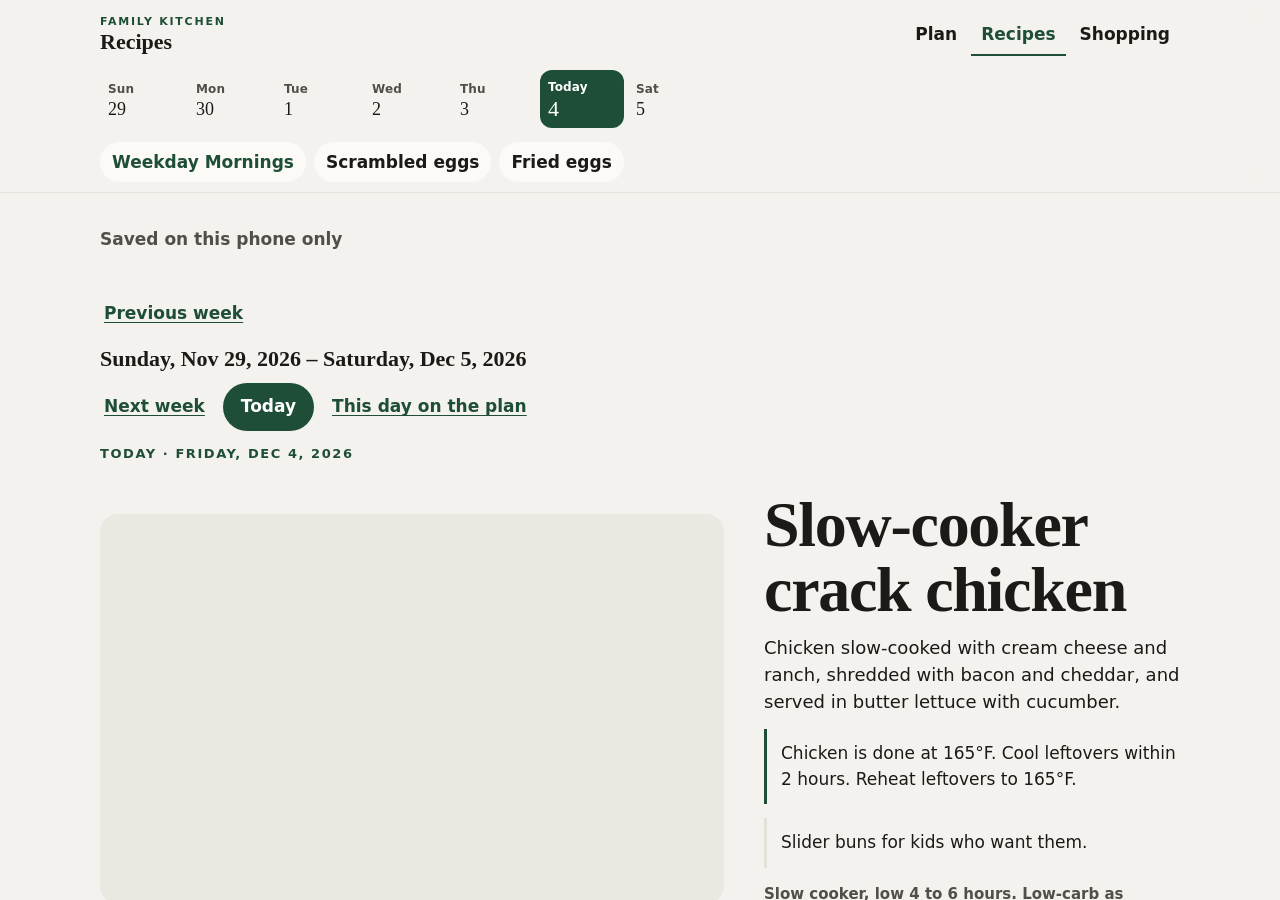
<file: index.html>
<!doctype html>
<html lang="en">
<head>
<meta charset="utf-8">
<meta name="viewport" content="width=device-width, initial-scale=1">
<meta name="color-scheme" content="light">
<meta name="theme-color" content="#f4f2ee">
<meta name="description" content="Daily recipes, this week's dinner plan, and the shopping list for the family kitchen.">
<title>the family kitchen recipes</title>
<meta http-equiv="refresh" content="0; url=recipes/">
<link rel="canonical" href="recipes/">
<link rel="apple-touch-icon" sizes="180x180" href="/kitchen/icons/apple-touch-icon.png">
<link rel="manifest" href="/kitchen/manifest.webmanifest">
<link rel="icon" href="/kitchen/icons/icon.svg" type="image/svg+xml">
<link rel="icon" href="/kitchen/icons/favicon-32.png" type="image/png" sizes="32x32">
<meta name="apple-mobile-web-app-title" content="Kitchen">
<meta name="apple-mobile-web-app-capable" content="yes">
<meta name="mobile-web-app-capable" content="yes">
</head>
<body>
<p><a href="recipes/">Open the family kitchen recipes</a></p>
</body>
</html>
</file>
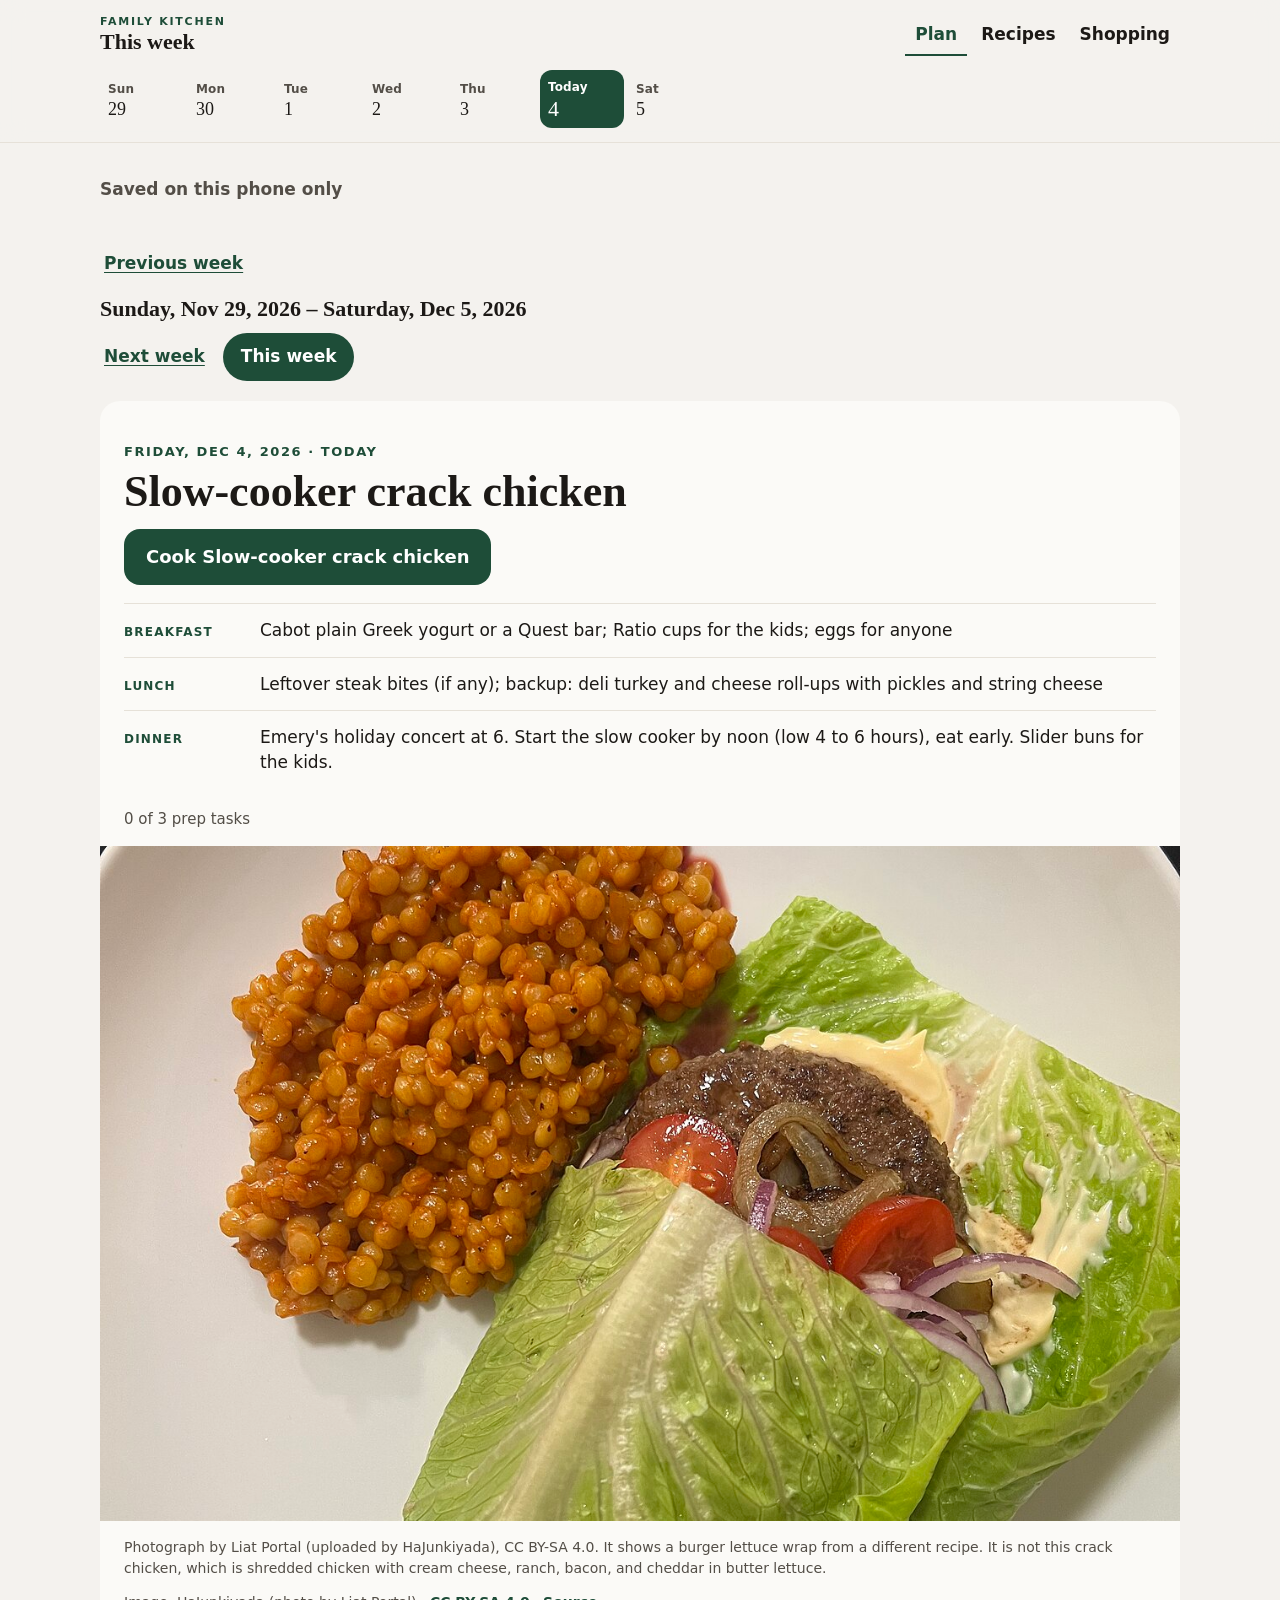
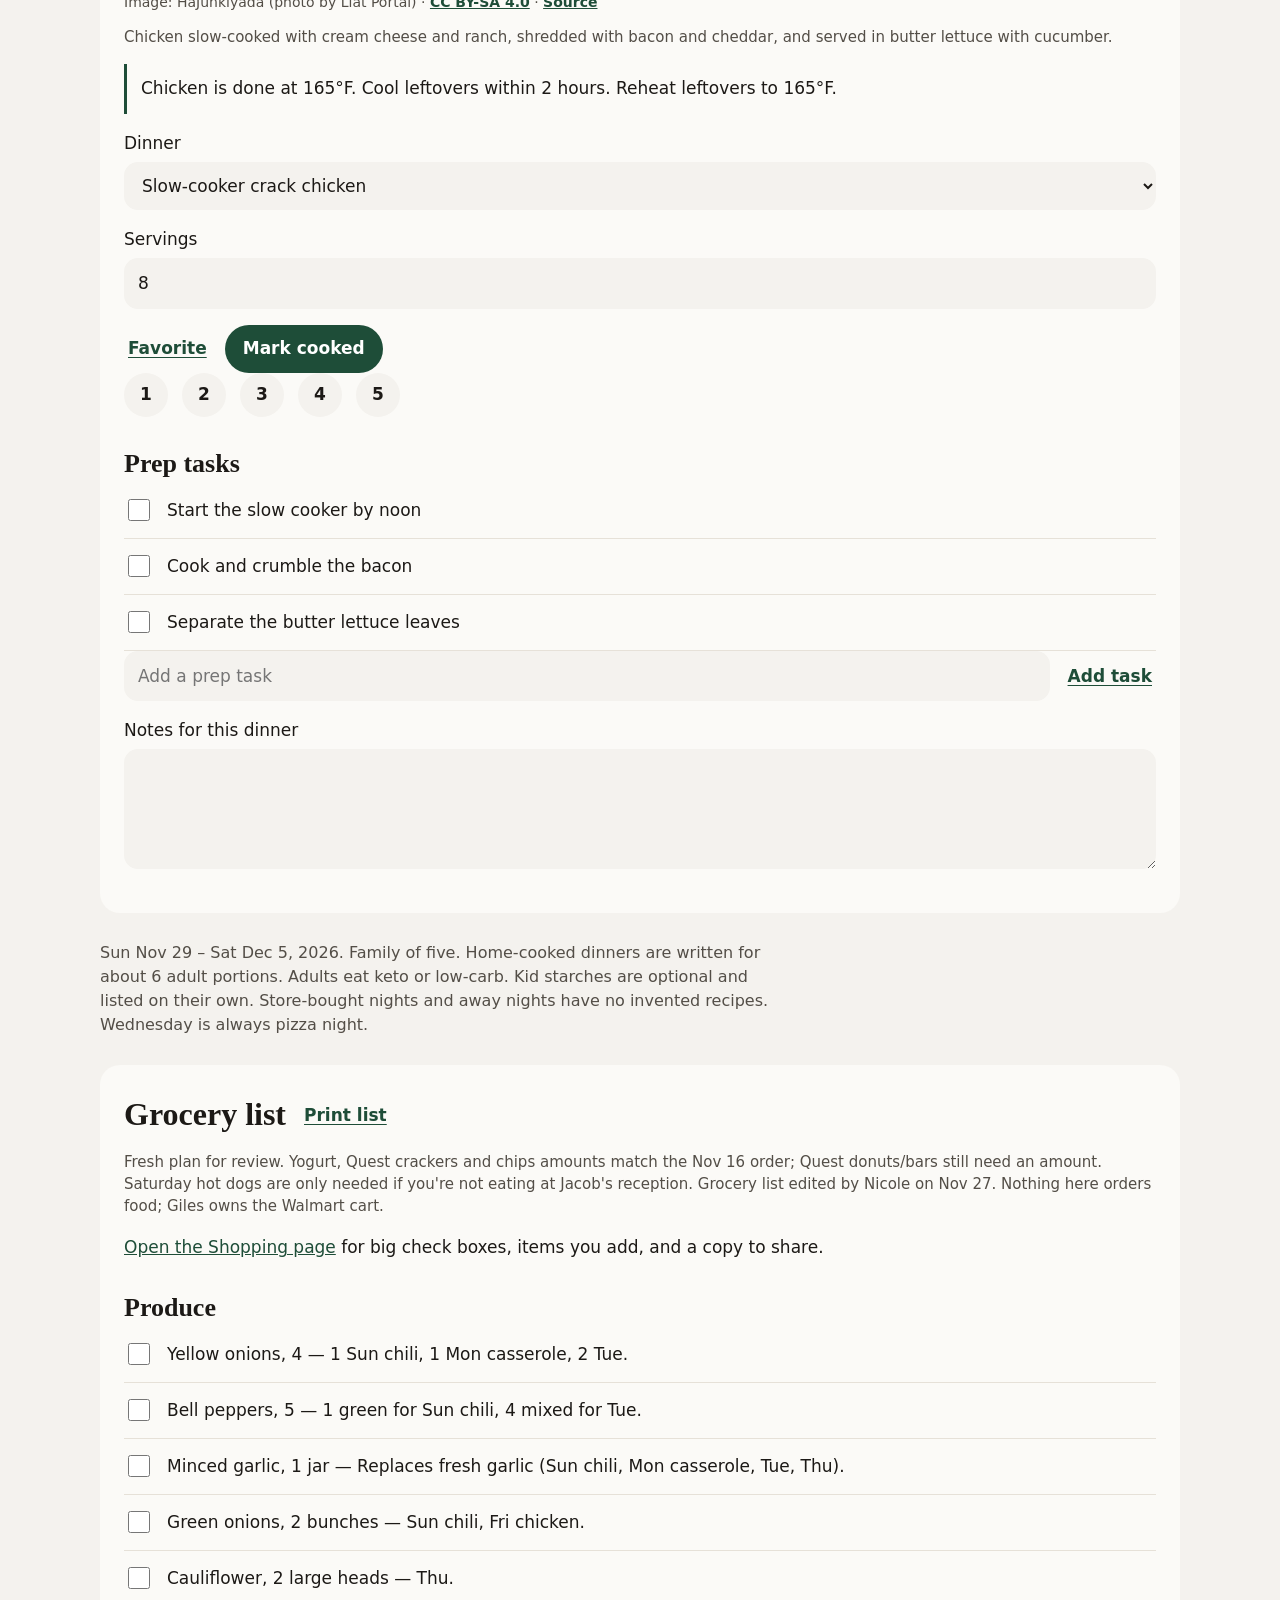
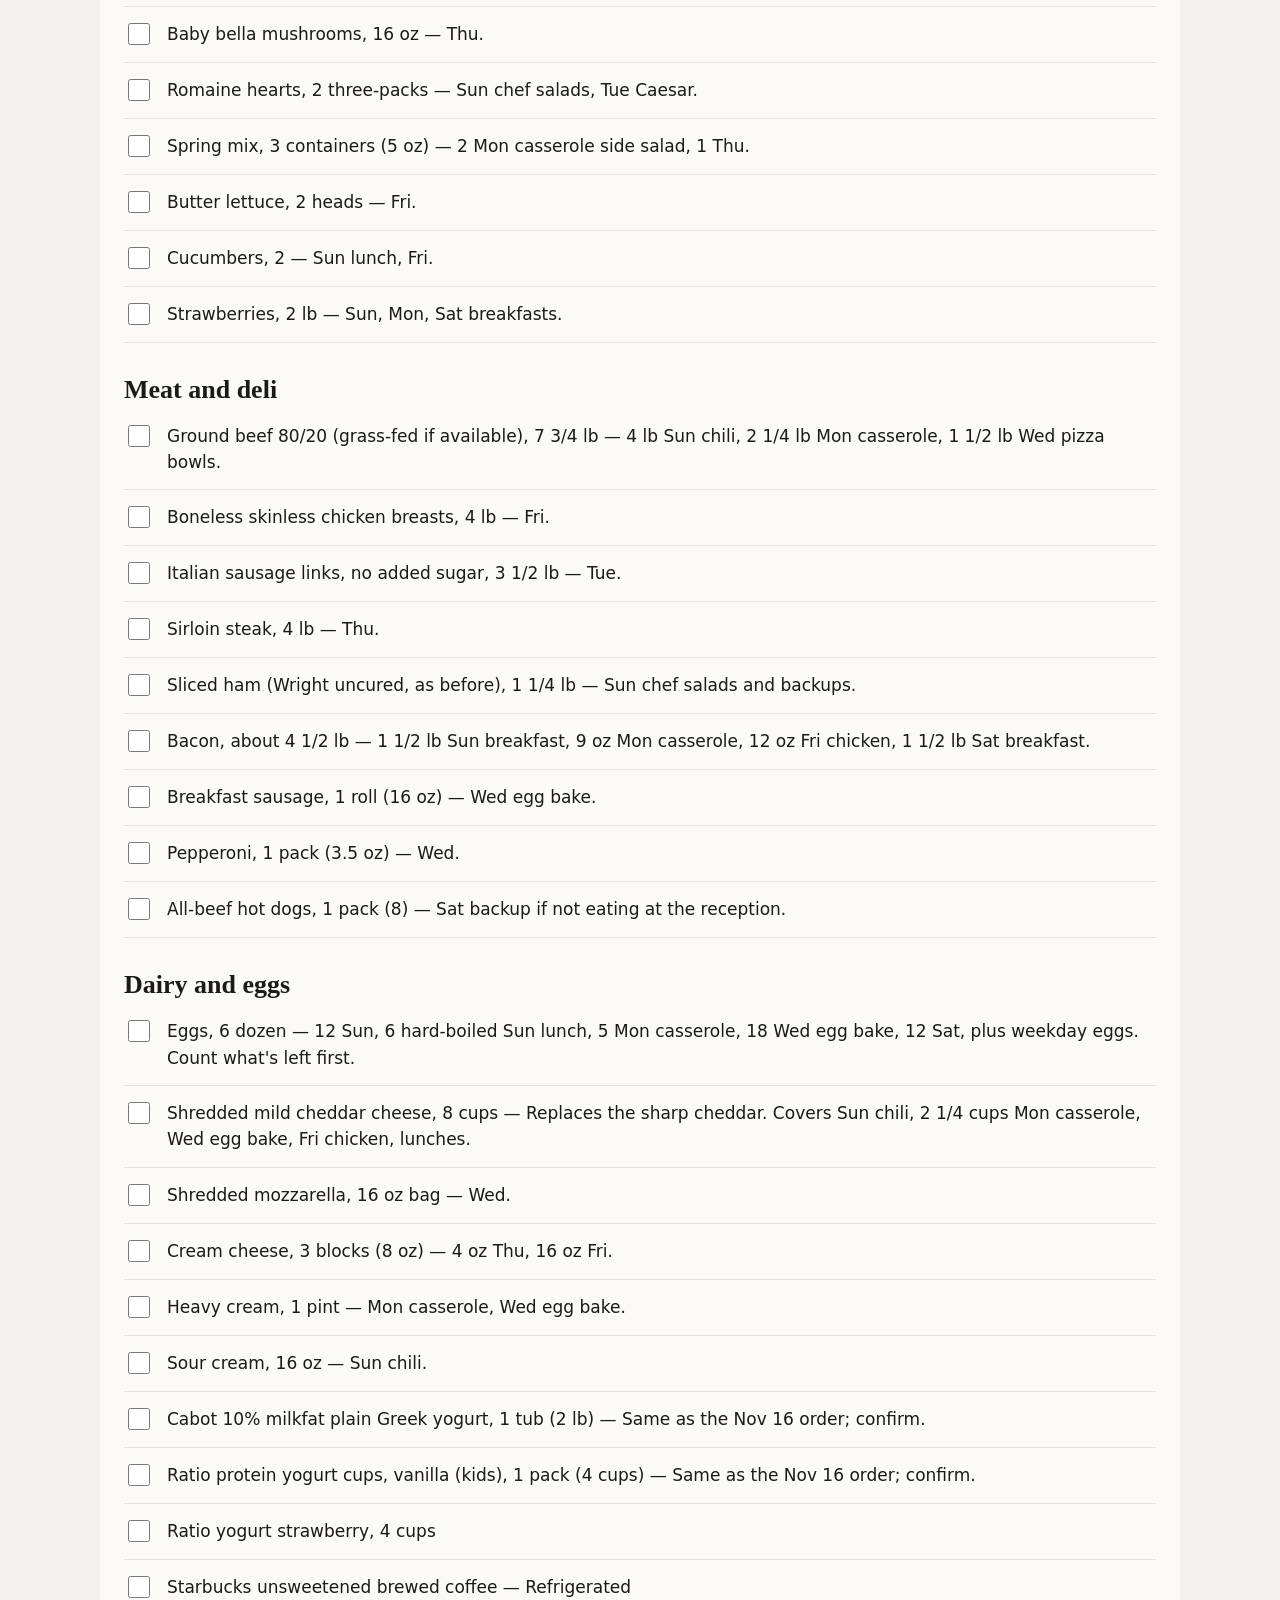
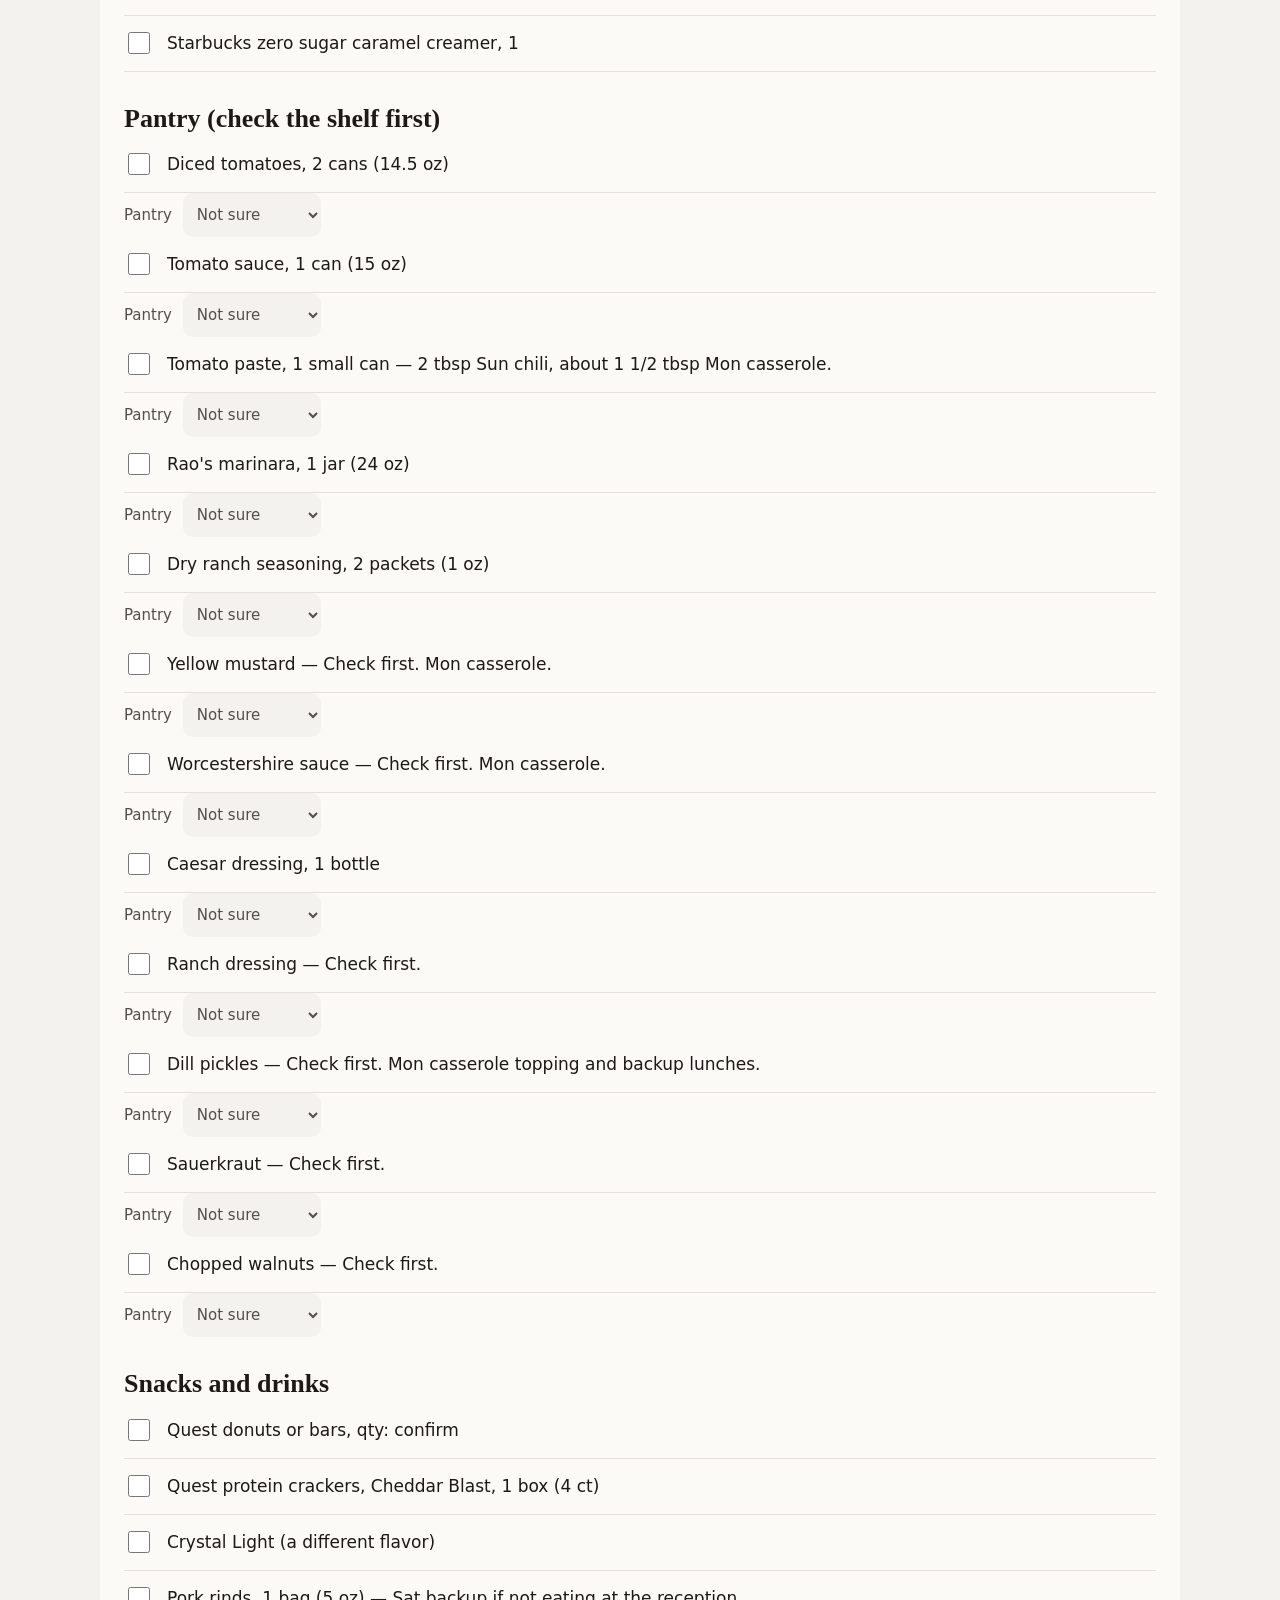
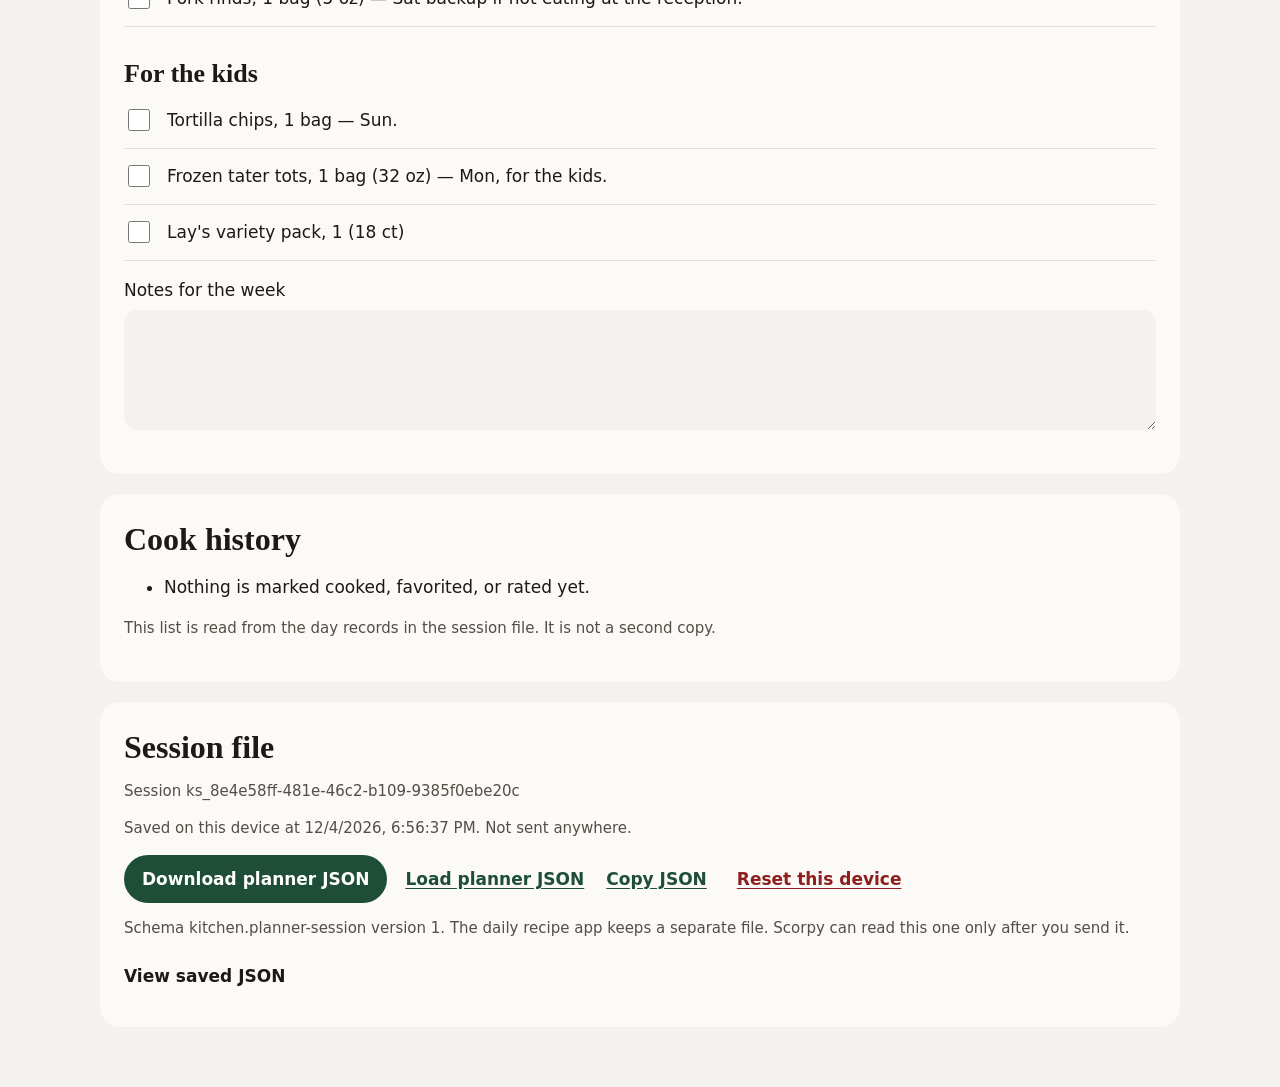
<file: planner/index.html>
<!doctype html>
<html lang="en">
<head>
<meta charset="utf-8">
<meta name="viewport" content="width=device-width, initial-scale=1, viewport-fit=cover">
<meta name="color-scheme" content="light">
<meta name="theme-color" content="#f4f2ee">
<meta name="description" content="This week's meals, a checkable grocery list by store section, and the recipe for each dinner.">
<title>This week · Family kitchen</title>
<link rel="stylesheet" href="../kitchen/hearth.css">
<link rel="icon" href="icon.svg" type="image/svg+xml">
<script src="../kitchen/state.js" defer fetchpriority="high"></script>
<script src="app.js" defer fetchpriority="high"></script>
<link rel="apple-touch-icon" sizes="180x180" href="/kitchen/icons/apple-touch-icon.png">
<link rel="manifest" href="/kitchen/manifest.webmanifest">
<meta name="apple-mobile-web-app-title" content="Kitchen">
<meta name="apple-mobile-web-app-capable" content="yes">
<meta name="mobile-web-app-capable" content="yes">
</head>
<body class="page-planner">
<a class="skip" href="#app">Skip to the week</a>
<header class="top">
  <div class="wrap top-row">
    <a class="brand" href="./"><small>Family kitchen</small><strong>This week</strong></a>
    <nav class="nav" aria-label="Kitchen">
      <ul>
        <li><a href="./" aria-current="page">Plan</a></li>
        <li><a href="../recipes/">Recipes</a></li>
        <li><a href="../shopping/">Shopping</a></li>
      </ul>
    </nav>
  </div>
  <div class="wrap" id="day-tabs"></div>
</header>
<main class="wrap" id="app" tabindex="-1">
  <p>Loading the week…</p>
</main>
<dialog id="gate" aria-labelledby="gateTitle">
  <form method="dialog">
    <h1 id="gateTitle"></h1>
    <p id="gateBody"></p>
    <div class="row">
      <button class="btn-quiet" value="cancel" type="submit" id="gateCancel">Cancel</button>
      <button class="btn-danger" value="ok" type="submit" id="gateOk">Continue</button>
    </div>
  </form>
</dialog>
<p class="sr" id="live" aria-live="polite"></p>
<input id="file" type="file" accept="application/json,.json" hidden aria-label="Load planner session JSON">
</body>
</html>
</file>
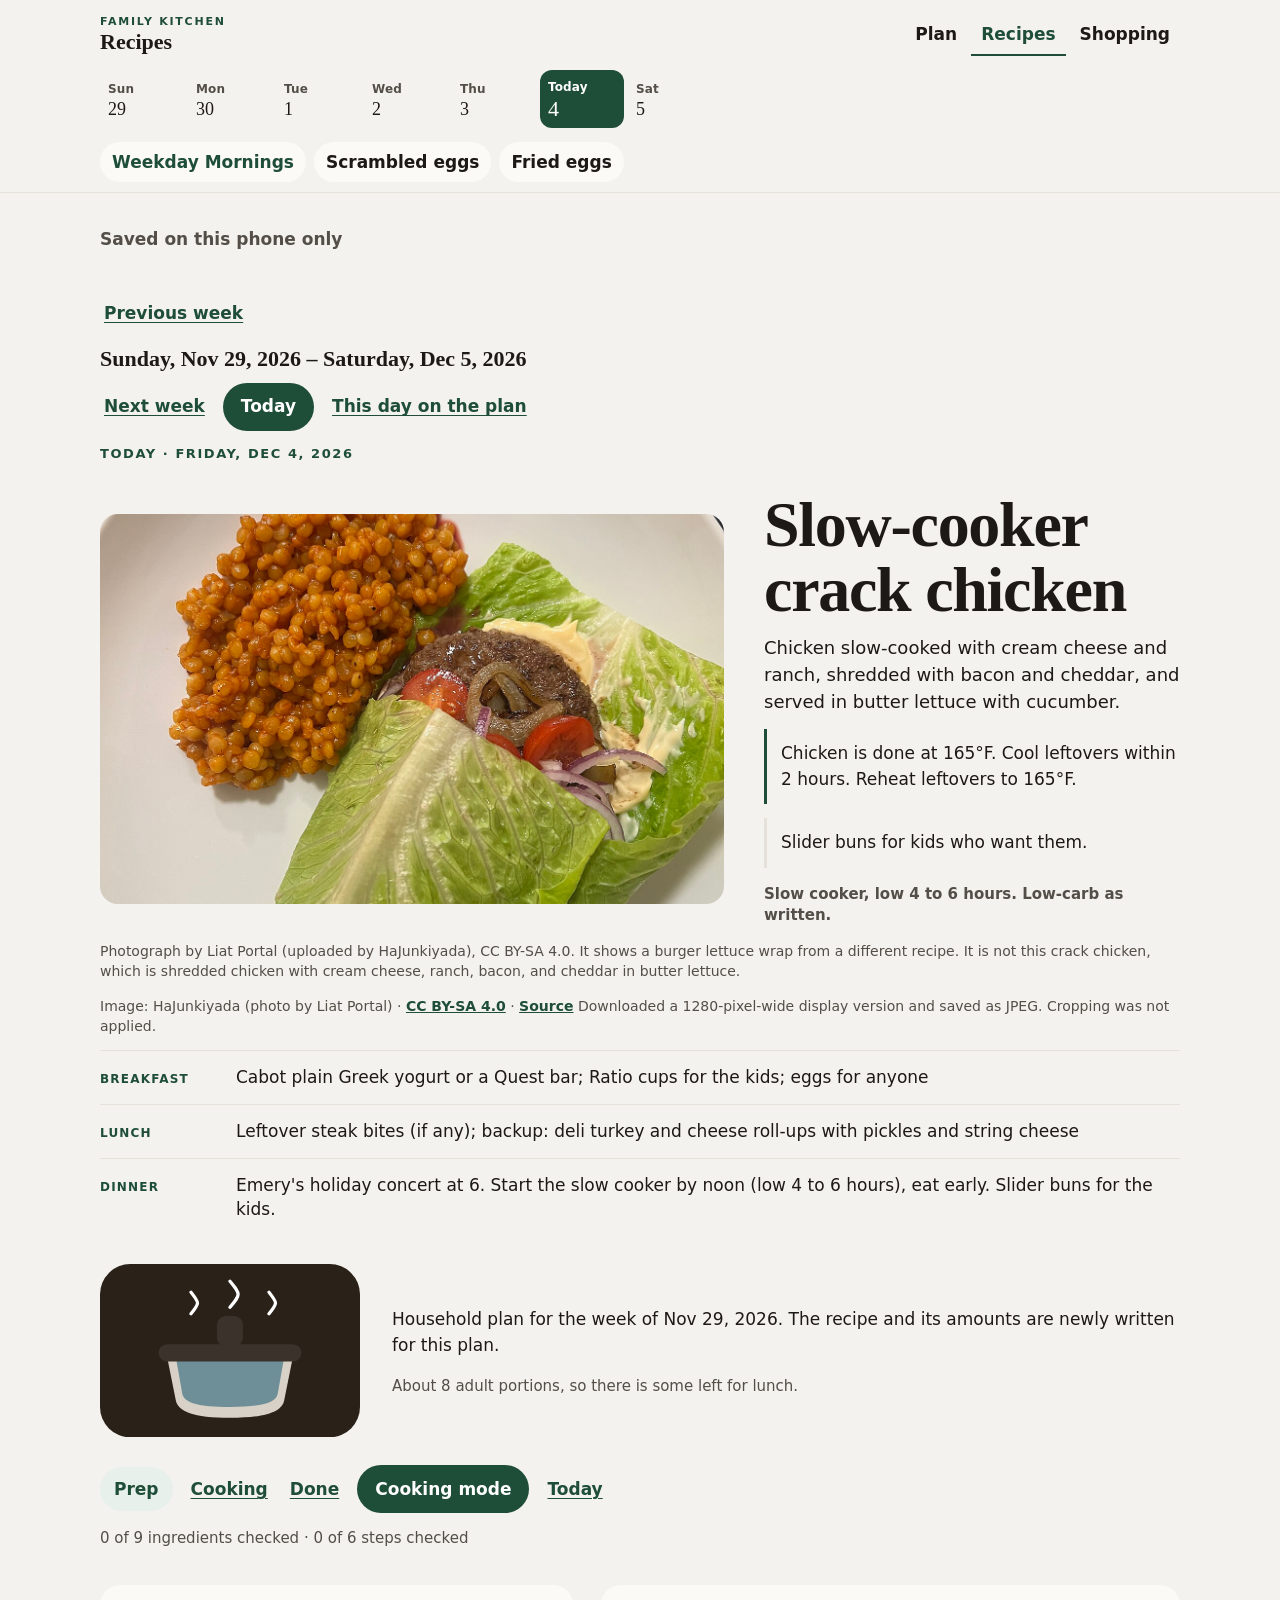
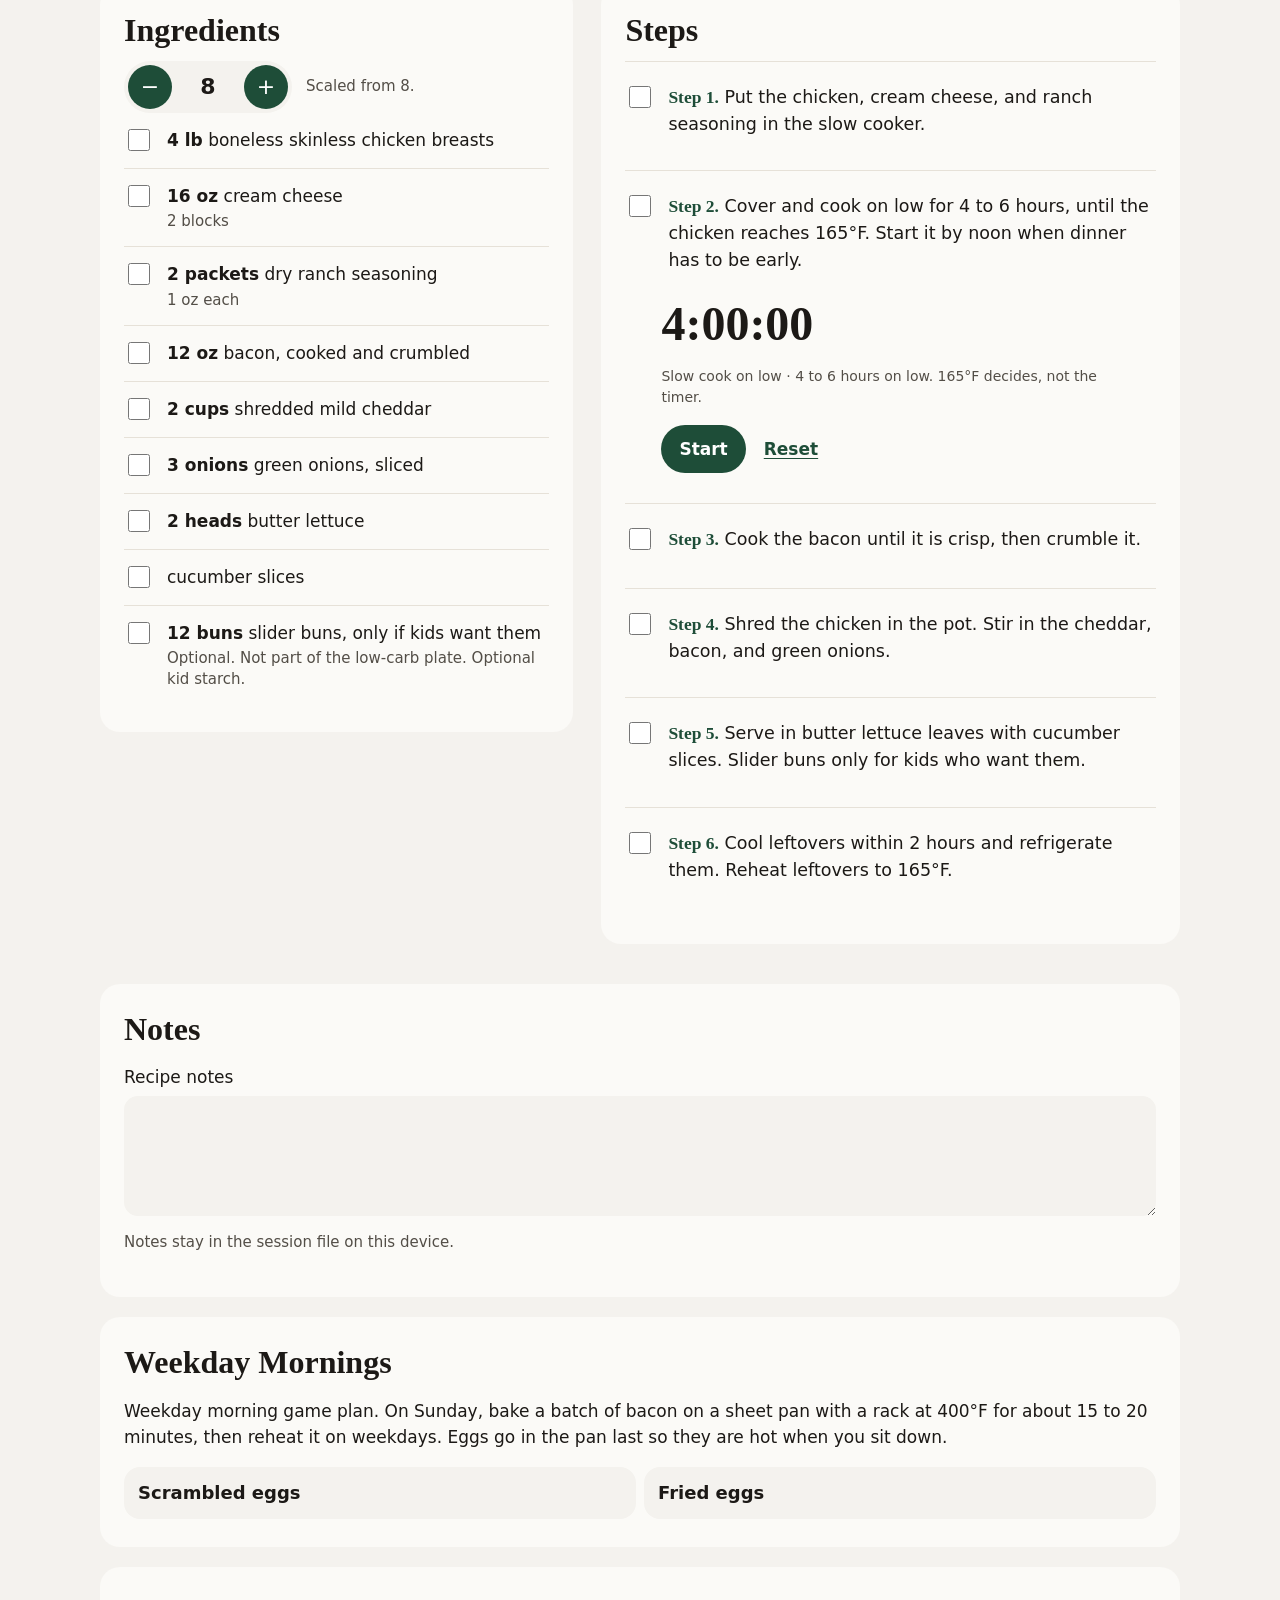
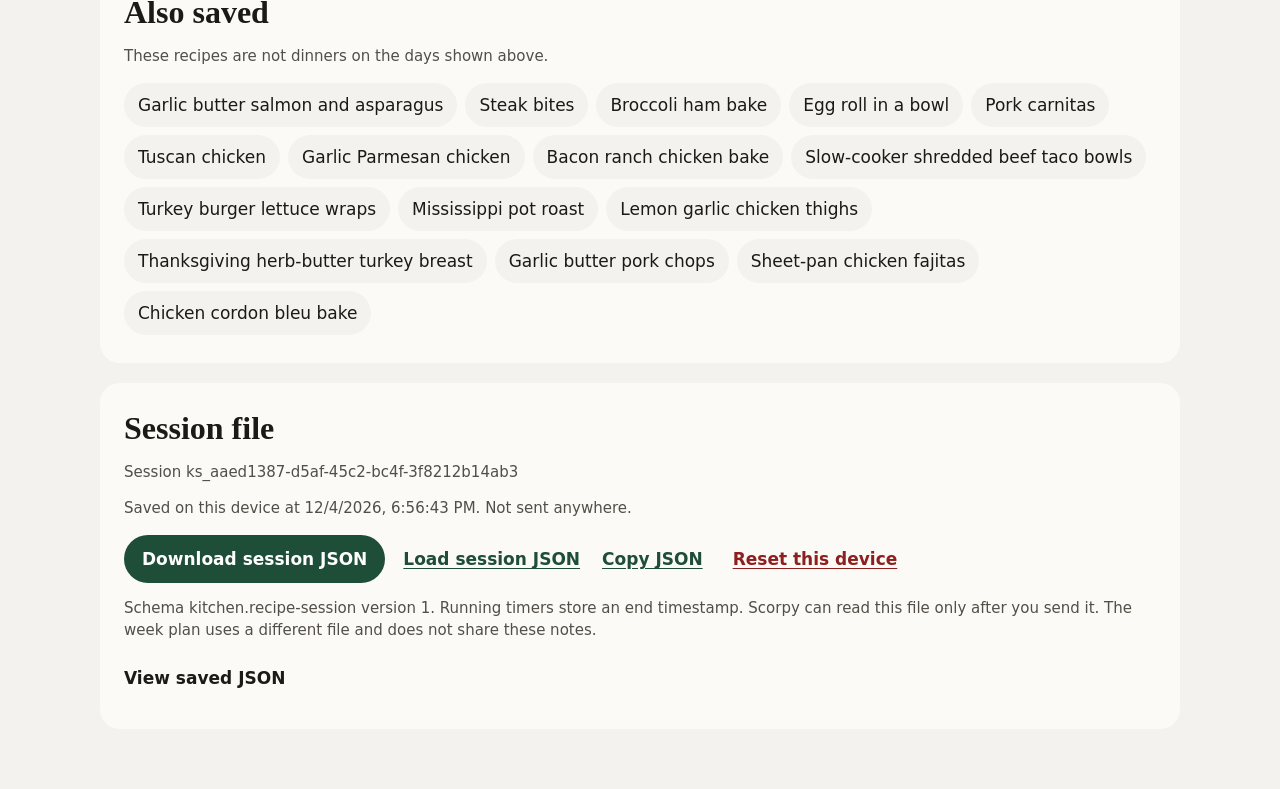
<file: recipes/index.html>
<!doctype html>
<html lang="en">
<head>
<meta charset="utf-8">
<meta name="viewport" content="width=device-width, initial-scale=1, viewport-fit=cover">
<meta name="color-scheme" content="light">
<meta name="theme-color" content="#f4f2ee">
<meta name="description" content="This week's dinners and weekday morning eggs, with ingredient checks, cooking timers, and notes saved on this phone.">
<title>Recipes · Family kitchen</title>
<link rel="stylesheet" href="../kitchen/hearth.css">
<link rel="icon" href="icon.svg" type="image/svg+xml">
<script src="../kitchen/state.js" defer fetchpriority="high"></script>
<script src="../kitchen/illustrations.js" defer></script>
<script src="app.js" defer fetchpriority="high"></script>
<link rel="apple-touch-icon" sizes="180x180" href="/kitchen/icons/apple-touch-icon.png">
<link rel="manifest" href="/kitchen/manifest.webmanifest">
<meta name="apple-mobile-web-app-title" content="Kitchen">
<meta name="apple-mobile-web-app-capable" content="yes">
<meta name="mobile-web-app-capable" content="yes">
</head>
<body class="page-recipe">
<a class="skip" href="#app">Skip to recipe</a>
<header class="top">
  <div class="wrap top-row">
    <a class="brand" href="./"><small>Family kitchen</small><strong>Recipes</strong></a>
    <nav class="nav" aria-label="Kitchen">
      <ul>
        <li><a href="../planner/">Plan</a></li>
        <li><a href="./" aria-current="page">Recipes</a></li>
        <li><a href="../shopping/">Shopping</a></li>
      </ul>
    </nav>
  </div>
  <div class="wrap" id="day-tabs"></div>
  <div class="wrap" id="standing-nav"></div>
</header>
<main class="wrap" id="app" tabindex="-1">
  <p>Loading the cookbook…</p>
</main>
<aside class="dock" id="dock" hidden aria-label="Active timers"></aside>
<dialog id="gate" aria-labelledby="gateTitle">
  <form method="dialog">
    <h1 id="gateTitle"></h1>
    <p id="gateBody"></p>
    <div class="row">
      <button class="btn-quiet" value="cancel" type="submit" id="gateCancel">Cancel</button>
      <button class="btn-danger" value="ok" type="submit" id="gateOk">Continue</button>
    </div>
  </form>
</dialog>
<p class="sr" id="live" aria-live="polite"></p>
<input id="file" type="file" accept="application/json,.json" hidden aria-label="Load recipe session JSON">
</body>
</html>
</file>
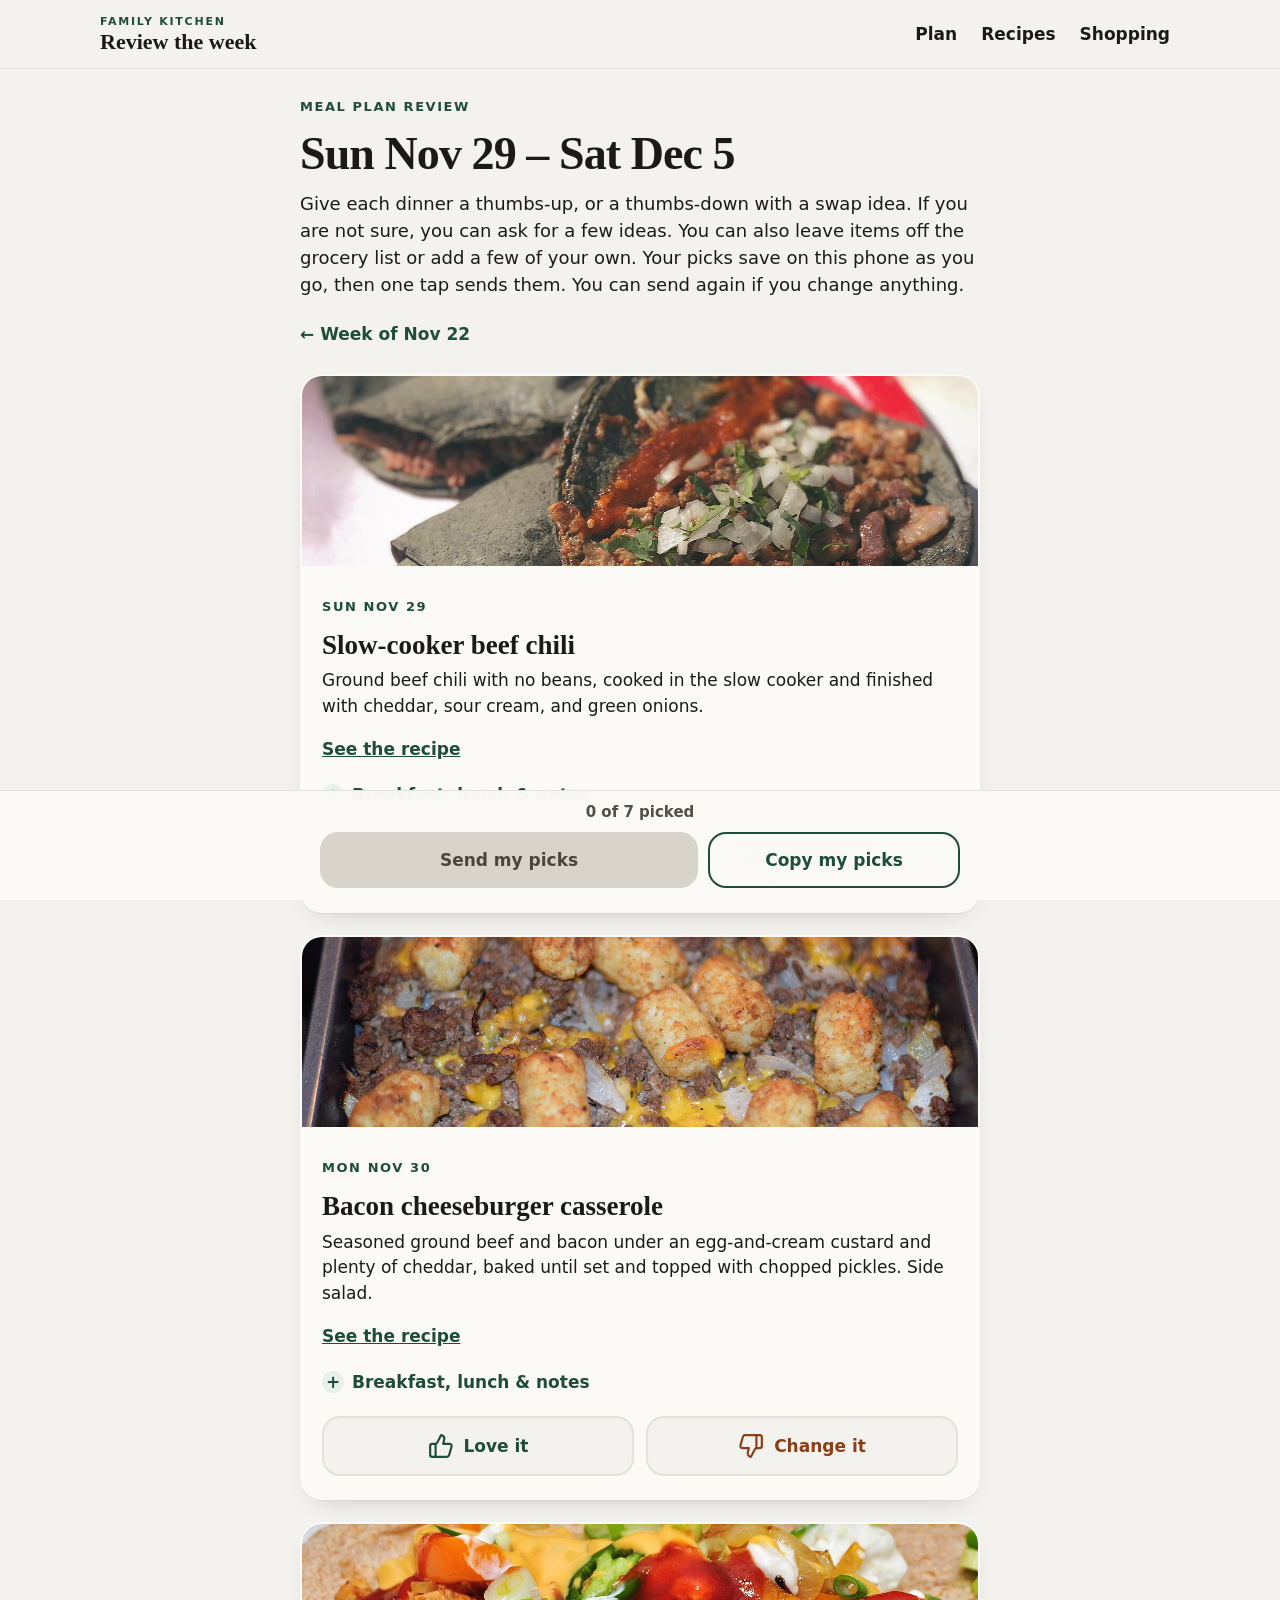
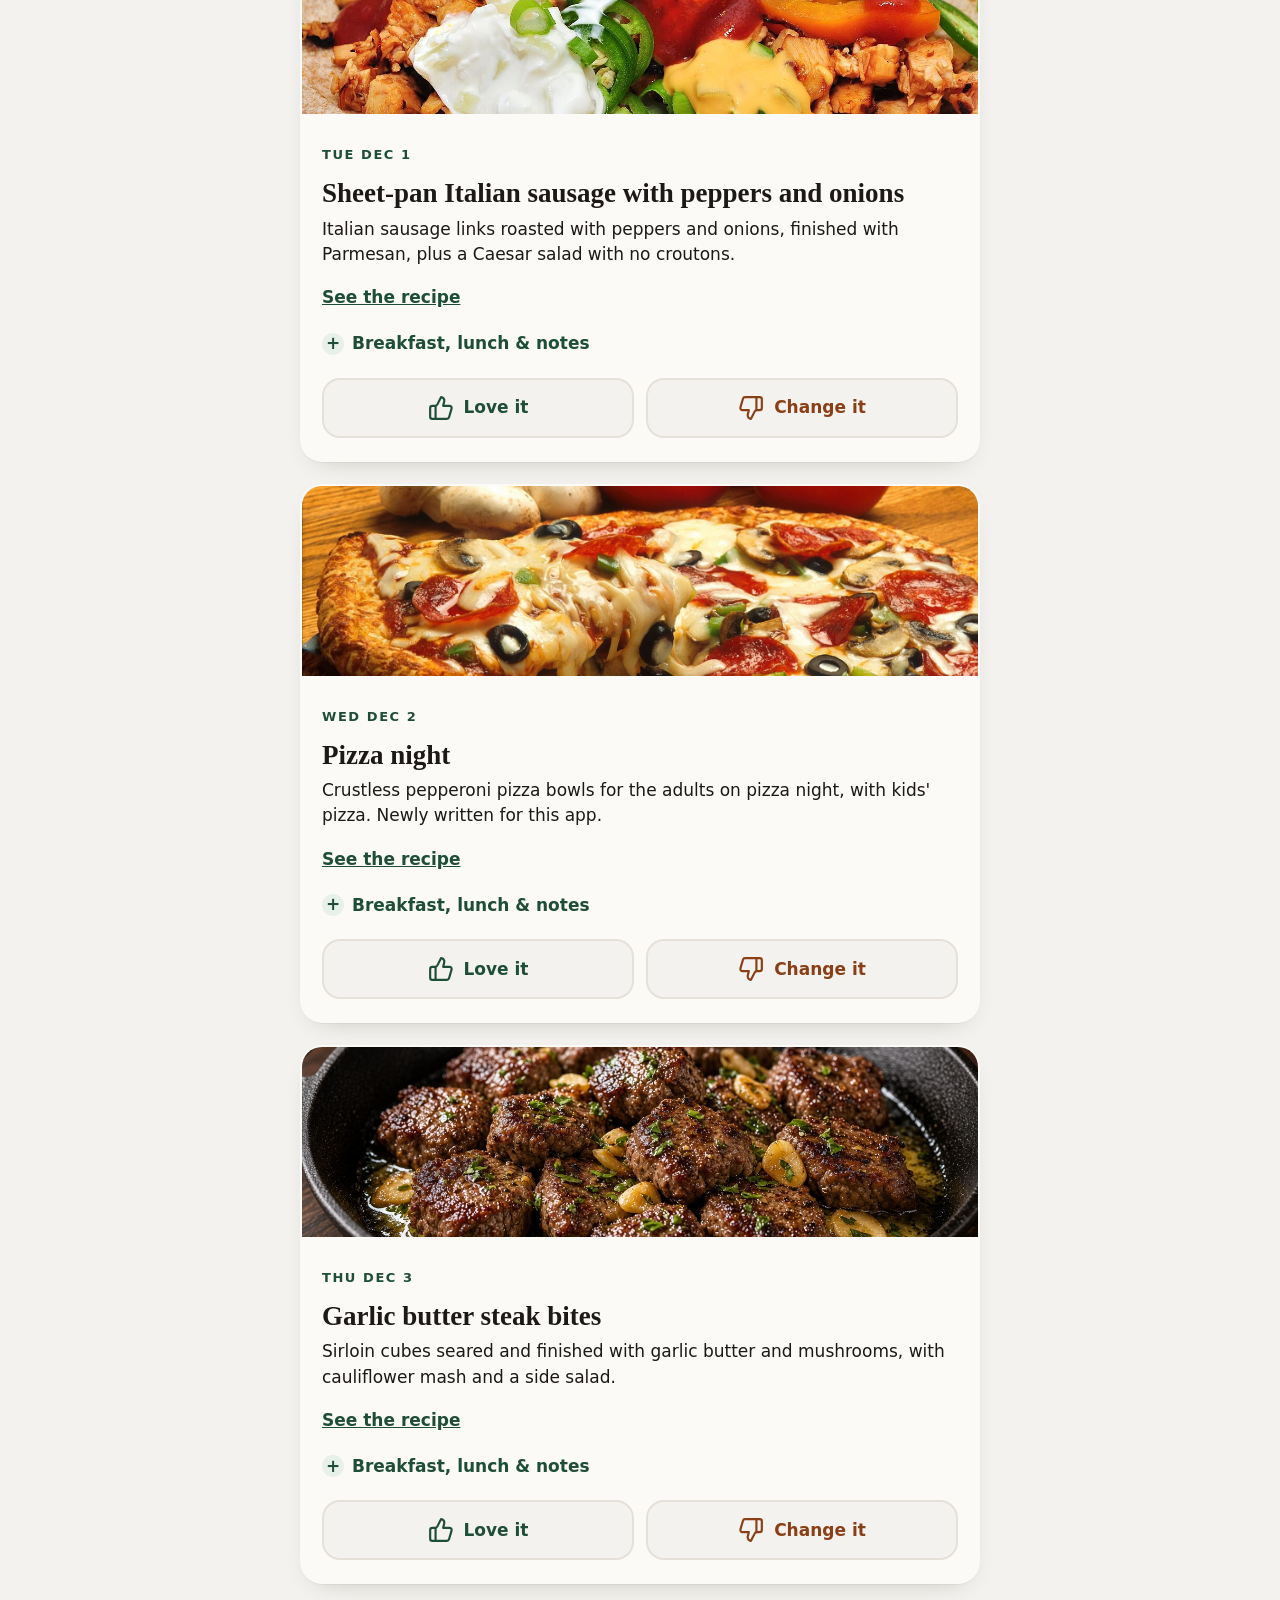
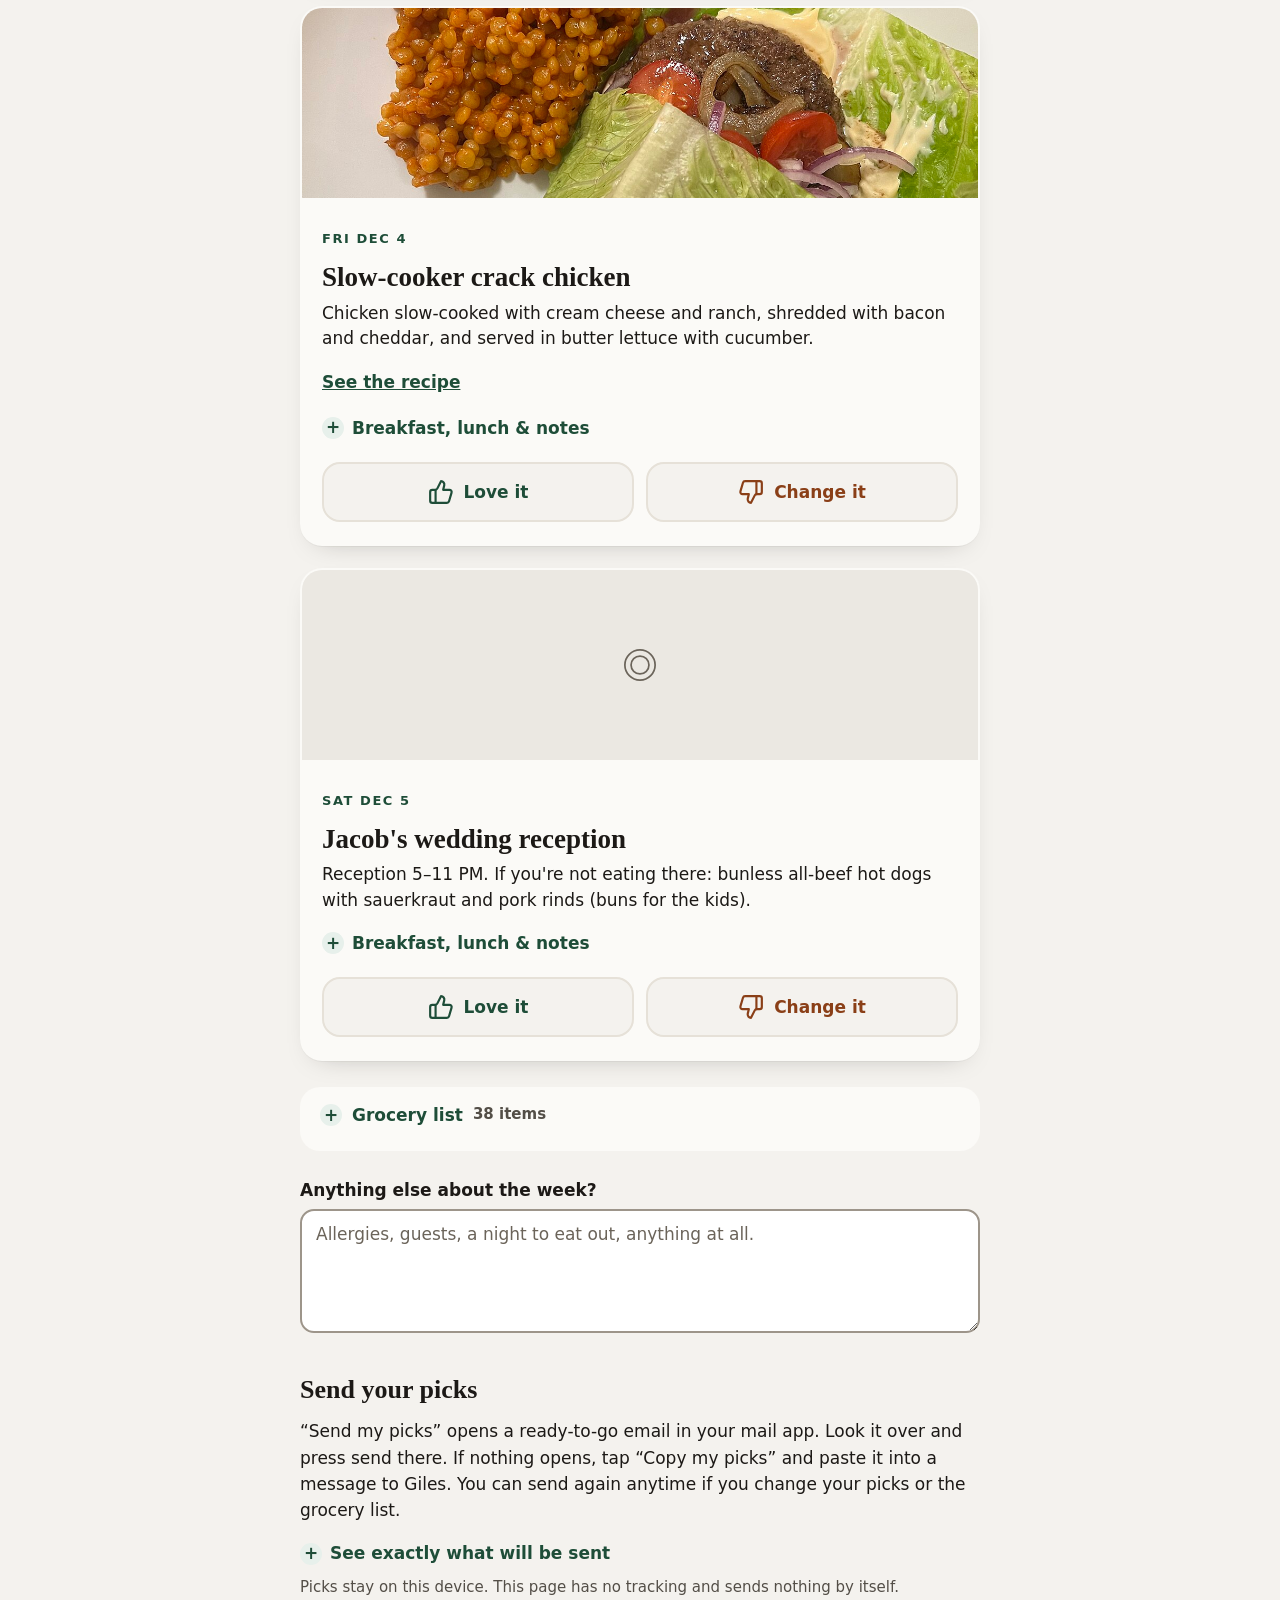
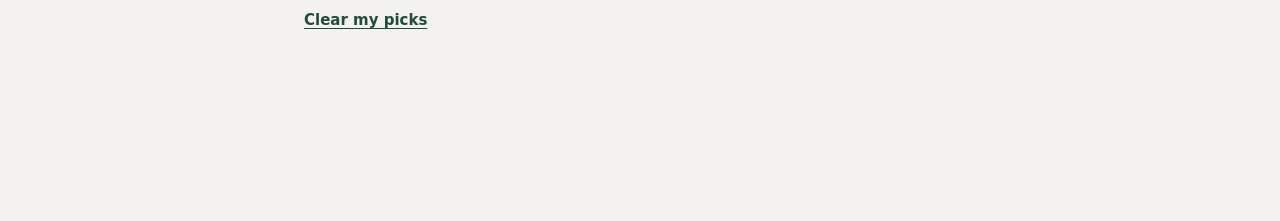
<file: review/index.html>
<!doctype html>
<html lang="en">
<head>
<meta charset="utf-8">
<meta name="viewport" content="width=device-width, initial-scale=1, viewport-fit=cover">
<meta name="color-scheme" content="light">
<meta name="theme-color" content="#f4f2ee">
<meta name="robots" content="noindex">
<meta name="description" content="Look over the week's dinners, tap a thumb for each one, and send your picks.">
<title>Review the week · Family kitchen</title>
<link rel="stylesheet" href="../kitchen/hearth.css">
<link rel="stylesheet" href="review.css?v=grocery-2">
<link rel="icon" href="icon.svg" type="image/svg+xml">
<link rel="apple-touch-icon" sizes="180x180" href="/kitchen/icons/apple-touch-icon.png">
<link rel="manifest" href="/kitchen/manifest.webmanifest">
<meta name="apple-mobile-web-app-title" content="Kitchen">
<meta name="apple-mobile-web-app-capable" content="yes">
<meta name="mobile-web-app-capable" content="yes">
<script src="../kitchen/state.js" defer></script>
<script src="picks.js?v=grocery-2" defer></script>
<script src="app.js?v=grocery-2" defer></script>
</head>
<body class="page-review">
<a class="skip" href="#app">Skip to the dinners</a>
<header class="top">
  <div class="wrap top-row">
    <a class="brand" href="./"><small>Family kitchen</small><strong>Review the week</strong></a>
    <nav class="nav" aria-label="Kitchen">
      <ul>
        <li><a href="../planner/">Plan</a></li>
        <li><a href="../recipes/">Recipes</a></li>
        <li><a href="../shopping/">Shopping</a></li>
      </ul>
    </nav>
  </div>
</header>
<main class="wrap review" id="app" tabindex="-1">
  <p class="loading">Loading the week…</p>
  <noscript><p>This page needs JavaScript to show the week. The plain plan is on the <a href="../planner/">Plan page</a>.</p></noscript>
</main>
<div class="rv-dock" id="dock" hidden>
  <div class="rv-dock-inner">
    <p class="rv-dock-count" id="dock-count" aria-live="polite"></p>
    <div class="rv-dock-buttons">
      <a class="send" id="send" href="#send-help" role="button">Send my picks</a>
      <button class="copy" id="copy" type="button">Copy my picks</button>
    </div>
  </div>
</div>
<dialog id="gate" aria-labelledby="gateTitle">
  <form method="dialog">
    <h1 id="gateTitle">Clear all picks?</h1>
    <p>This clears the thumbs, swaps, grocery list edits, and notes for this week on this phone.</p>
    <div class="row">
      <button class="btn-quiet" value="cancel" type="submit">Keep them</button>
      <button class="btn-danger" value="ok" type="submit">Clear</button>
    </div>
  </form>
</dialog>
<dialog id="grocery-gate" aria-labelledby="groceryGateTitle">
  <form method="dialog">
    <h1 id="groceryGateTitle">Reset the grocery list?</h1>
    <p>This puts the written grocery list back the way it started. Your dinner picks and notes stay as they are.</p>
    <div class="row">
      <button class="btn-quiet" value="cancel" type="submit">Keep my edits</button>
      <button class="btn-danger" value="ok" type="submit">Reset the list</button>
    </div>
  </form>
</dialog>
<p class="sr" id="live" aria-live="polite"></p>
</body>
</html>
</file>
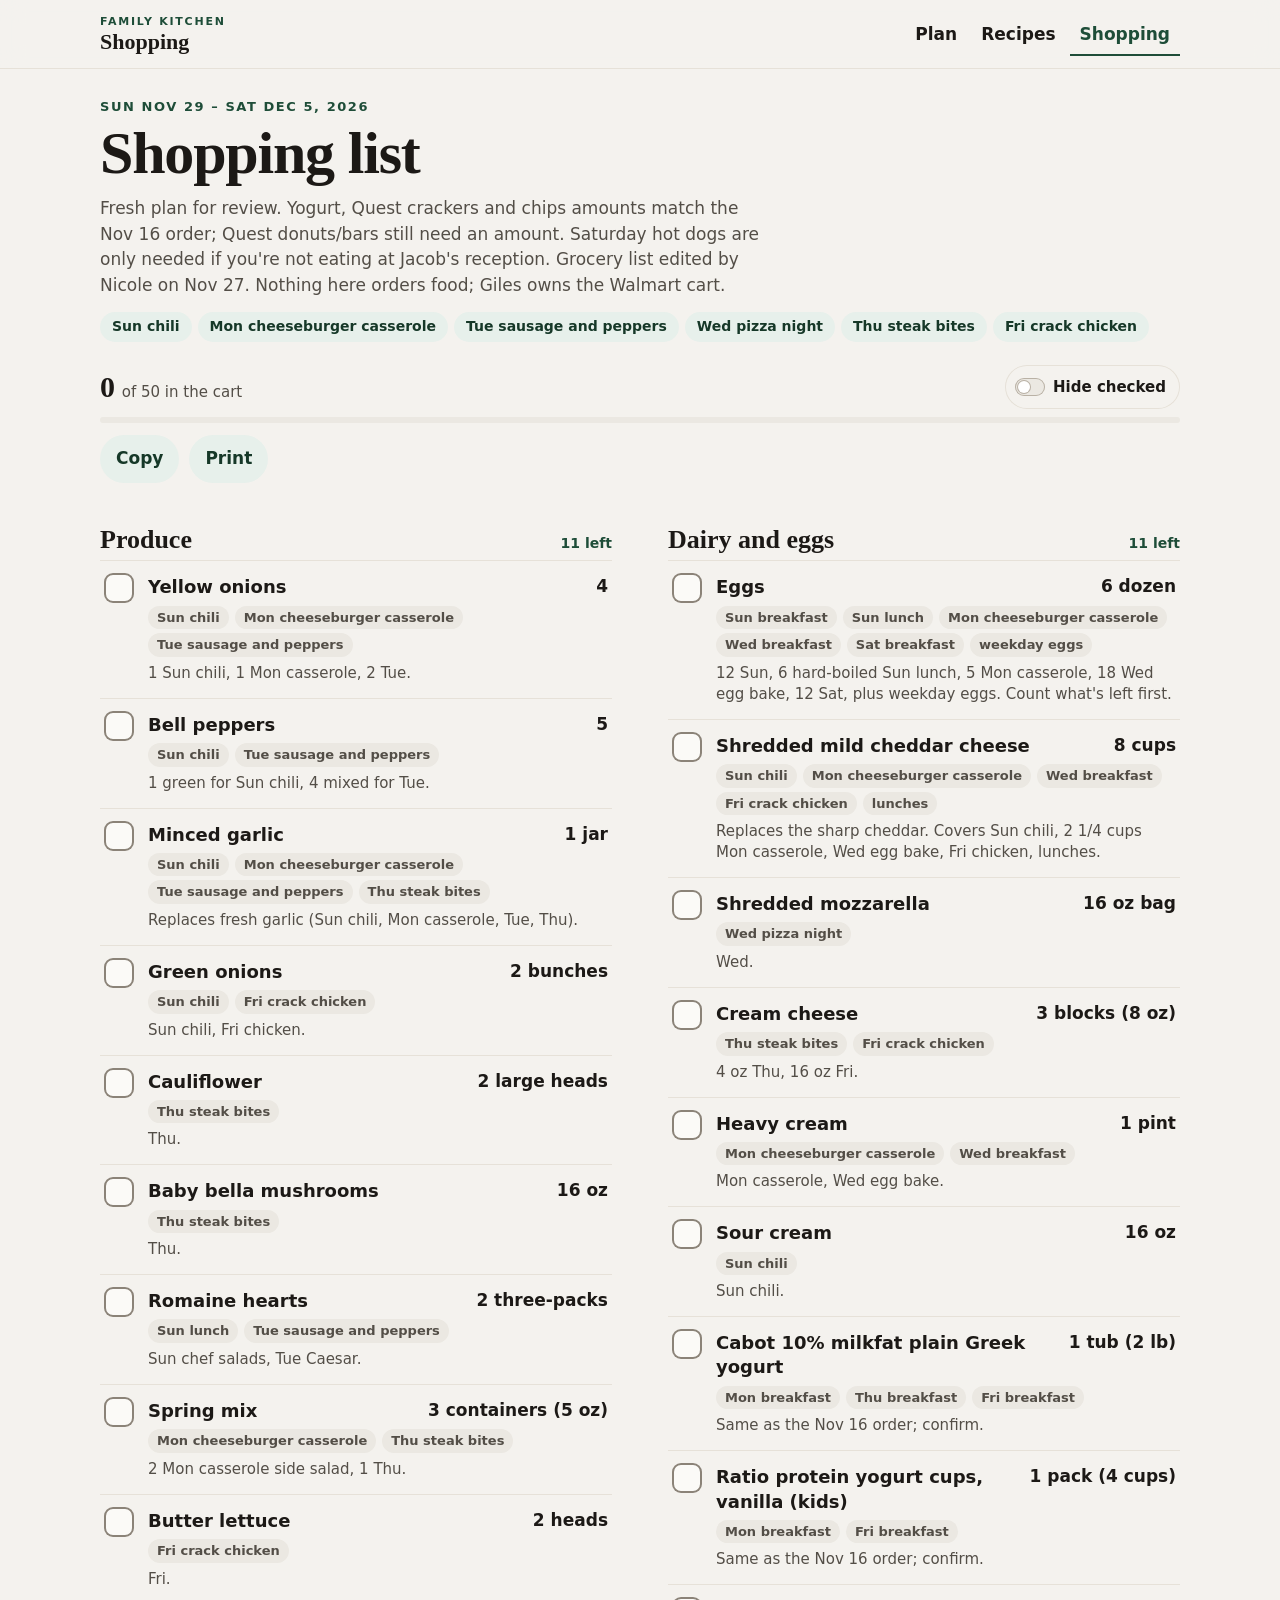
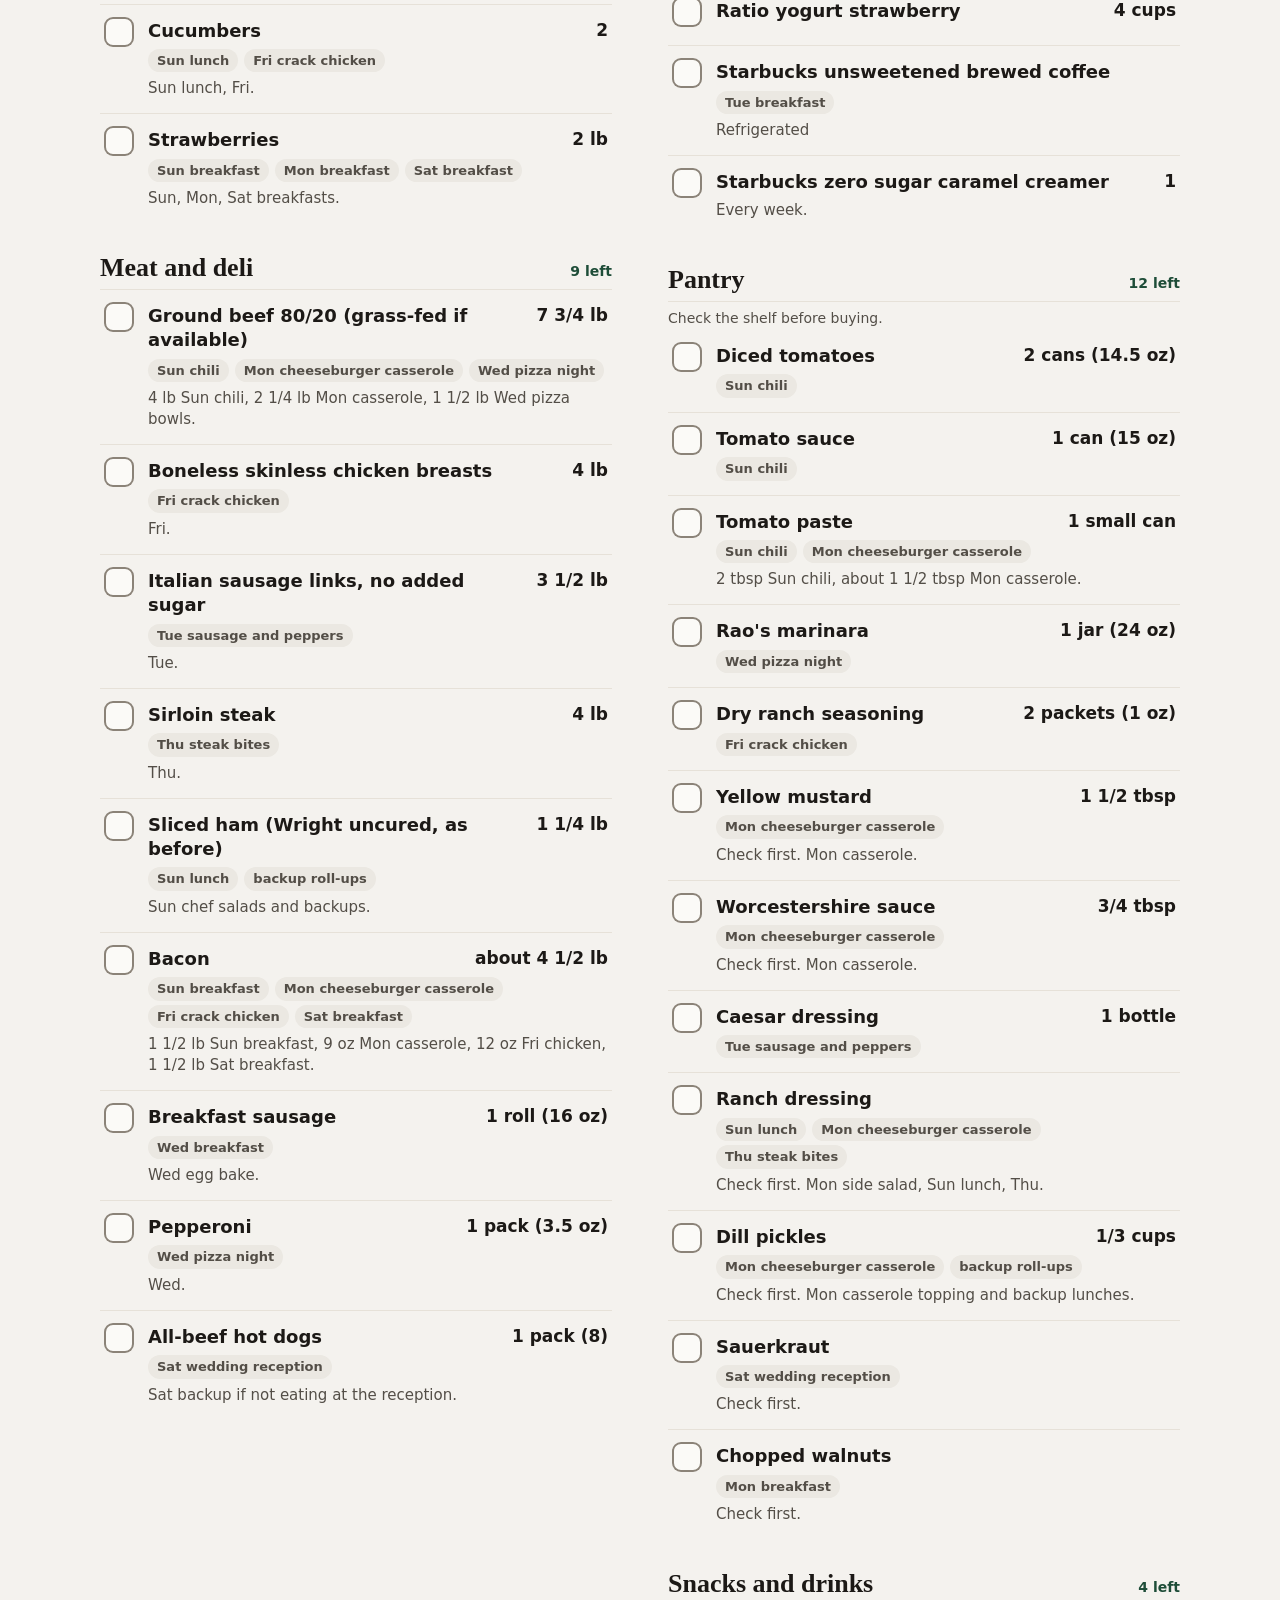
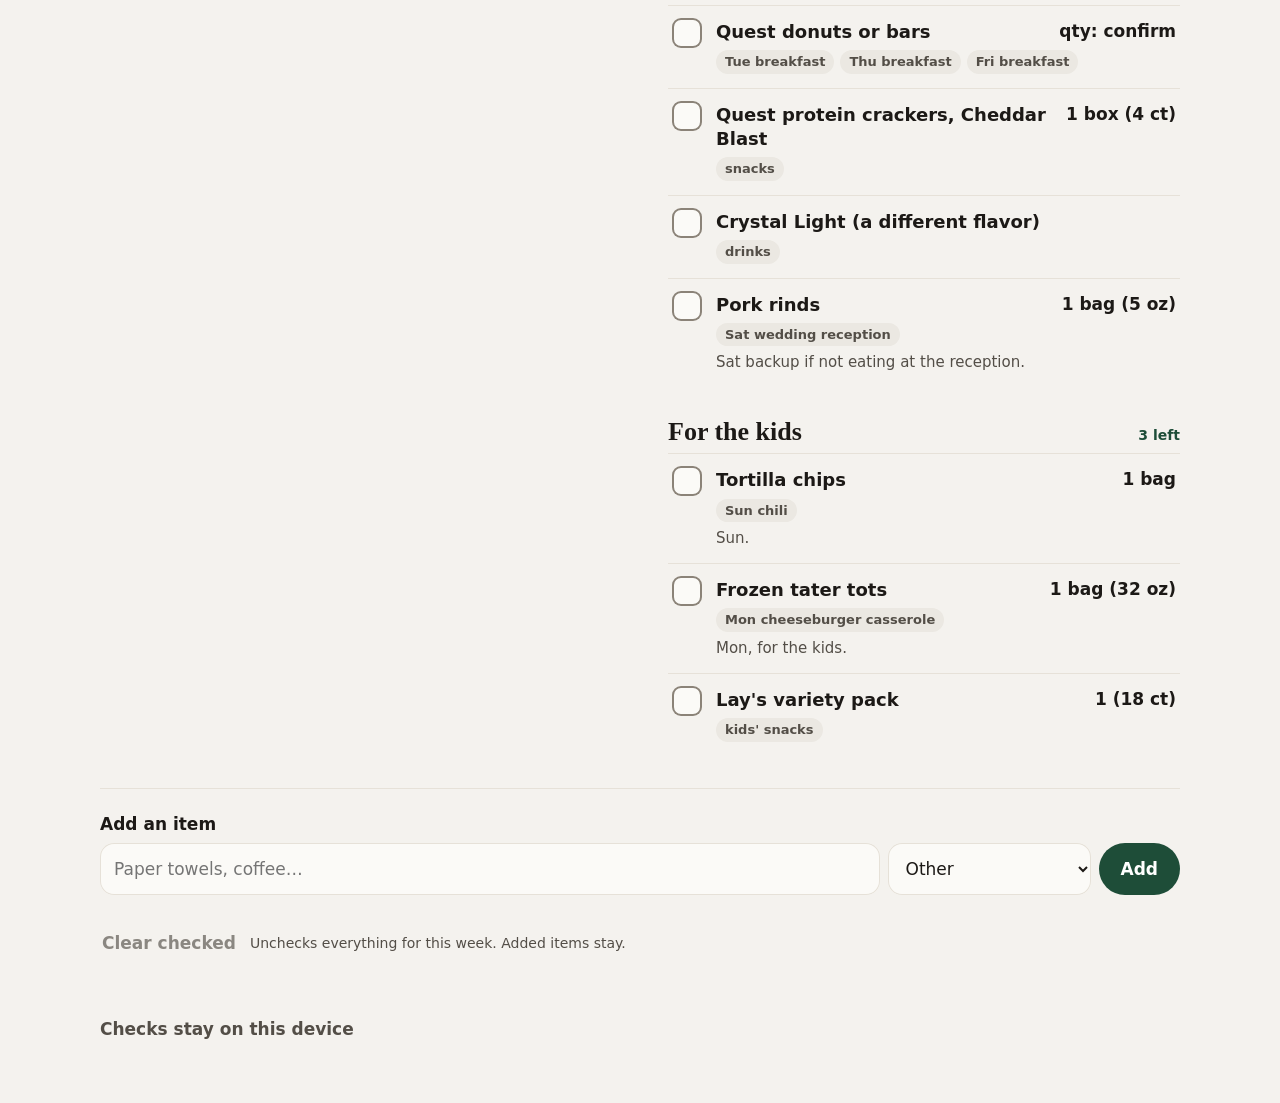
<file: shopping/index.html>
<!doctype html>
<html lang="en">
<head>
<meta charset="utf-8">
<meta name="viewport" content="width=device-width, initial-scale=1, viewport-fit=cover">
<meta name="color-scheme" content="light">
<meta name="theme-color" content="#f4f2ee">
<meta name="description" content="This week's shopping list by store section, built from the meal plan and recipes. Check items off as you shop.">
<title>Shopping · Family kitchen</title>
<link rel="stylesheet" href="../kitchen/hearth.css">
<link rel="stylesheet" href="shopping.css">
<link rel="icon" href="icon.svg" type="image/svg+xml">
<script src="../kitchen/state.js" defer fetchpriority="high"></script>
<script src="list.js" defer></script>
<script src="app.js" defer fetchpriority="high"></script>
<link rel="apple-touch-icon" sizes="180x180" href="/kitchen/icons/apple-touch-icon.png">
<link rel="manifest" href="/kitchen/manifest.webmanifest">
<meta name="apple-mobile-web-app-title" content="Kitchen">
<meta name="apple-mobile-web-app-capable" content="yes">
<meta name="mobile-web-app-capable" content="yes">
</head>
<body class="page-shopping">
<a class="skip" href="#app">Skip to the list</a>
<header class="top">
  <div class="wrap top-row">
    <a class="brand" href="./"><small>Family kitchen</small><strong>Shopping</strong></a>
    <nav class="nav" aria-label="Kitchen">
      <ul>
        <li><a href="../planner/">Plan</a></li>
        <li><a href="../recipes/">Recipes</a></li>
        <li><a href="./" aria-current="page">Shopping</a></li>
      </ul>
    </nav>
  </div>
</header>
<main class="wrap" id="app" tabindex="-1">
  <p>Loading the list…</p>
</main>
<dialog id="gate" aria-labelledby="gateTitle">
  <form method="dialog">
    <h1 id="gateTitle"></h1>
    <p id="gateBody"></p>
    <div class="row">
      <button class="btn-quiet" value="cancel" type="submit" id="gateCancel">Cancel</button>
      <button class="btn-danger" value="ok" type="submit" id="gateOk">Continue</button>
    </div>
  </form>
</dialog>
<p class="sr" id="live" aria-live="polite"></p>
</body>
</html>
</file>
<file: kitchen/hearth.css>
:root {
  color-scheme: light;
  --paper: #f4f2ee;
  --paper-2: #ebe8e2;
  --ink: #1c1916;
  --muted: #534e47;
  --card: #fbfaf7;
  --line: #e6e1d8;
  --accent: #1e4d38;
  --accent-deep: #163828;
  --accent-soft: #e7f0eb;
  --danger: #8d1f1f;
  --focus: #1e4d38;
  --dock: #14261c;
  --serif: "Iowan Old Style", "Palatino Linotype", Palatino, Georgia, serif;
  --sans: "Segoe UI", system-ui, -apple-system, sans-serif;
}
* { box-sizing: border-box; }
html { scroll-behavior: auto; }
body {
  margin: 0;
  color: var(--ink);
  font: 17px/1.55 var(--sans);
  background:
    radial-gradient(880px 280px at 0% -8%, rgba(30, 77, 56, .06), transparent 62%),
    var(--paper);
  min-height: 100dvh;
  padding-bottom: calc(40px + env(safe-area-inset-bottom));
}
body.has-dock { padding-bottom: calc(148px + env(safe-area-inset-bottom)); }
a { color: var(--accent); }
button, input, select, textarea { font: inherit; color: inherit; }
button { cursor: pointer; }
:focus-visible { outline: 3px solid var(--focus); outline-offset: 2px; }
main:focus-visible { outline-offset: -3px; }
.skip {
  position: absolute; left: 16px; top: -48px; background: var(--card); color: var(--ink);
  padding: 8px 12px; z-index: 50; border-radius: 8px;
}
.skip:focus { top: 12px; }
.wrap { width: min(1080px, calc(100% - 48px)); margin: 0 auto; }
.top {
  position: sticky; top: 0; z-index: 20;
  background: rgba(244, 242, 238, .92);
  backdrop-filter: blur(12px);
  border-bottom: 1px solid var(--line);
}
.top-row {
  display: flex; align-items: center; justify-content: space-between;
  gap: 16px; min-height: 68px; padding: 8px 0;
}
.brand { display: flex; flex-direction: column; text-decoration: none; color: inherit; min-width: 0; }
.brand small {
  letter-spacing: .16em; text-transform: uppercase; font-size: 11px; font-weight: 700; color: var(--accent);
}
.brand strong { font-family: var(--serif); font-size: 22px; font-weight: 700; line-height: 1.1; }
.nav { display: flex; align-items: center; }
.nav ul { display: flex; gap: 4px; flex-wrap: nowrap; align-items: center; list-style: none; margin: 0; padding: 0; }
.nav li { display: flex; }
.nav a, .btn, .btn-quiet, .btn-danger, a.cook-launch {
  min-height: 44px; display: inline-flex; align-items: center; justify-content: center;
  border-radius: 999px; padding: 0 12px; text-decoration: none; border: 0; font-weight: 700;
}
.nav a { background: transparent; color: var(--ink); border-radius: 0; padding: 0 10px; }
.nav a[aria-current="page"] {
  color: var(--accent);
  background: transparent;
  box-shadow: inset 0 -2px 0 var(--accent);
}
.btn { background: var(--accent); color: #fff; padding: 0 18px; min-height: 48px; }
.btn:hover { background: var(--accent-deep); }
.btn.herb { background: var(--accent); border-color: transparent; color: #fff; }
.btn.herb:hover { background: var(--accent-deep); }
.btn-quiet { background: transparent; color: var(--accent); text-decoration: underline; text-underline-offset: 3px; padding: 0 4px; }
.btn-danger { background: transparent; color: var(--danger); text-decoration: underline; text-underline-offset: 3px; }
.hero { margin-top: 28px; display: grid; gap: 28px; }
.frame { position: relative; border-radius: 18px; overflow: hidden; background: var(--paper-2); }
.frame img { display: block; width: 100%; height: auto; aspect-ratio: 16/10; object-fit: cover; }
.caption, .credit { color: var(--muted); font-size: 14px; line-height: 1.45; }
.credit a { font-weight: 700; }
.title-block h1 {
  font-family: var(--serif); font-size: clamp(40px, 6vw, 64px); font-weight: 700;
  line-height: 1.02; letter-spacing: -.02em; margin: 0 0 12px;
}
.lede { font-size: 18px; line-height: 1.5; max-width: 62ch; margin: 0 0 8px; }
.kicker {
  color: var(--accent); font-weight: 700; letter-spacing: .12em; text-transform: uppercase; font-size: 13px;
}
.tag {
  display: block; margin: 16px 0 0; color: var(--muted);
  font-size: 15px; font-weight: 650; letter-spacing: 0; text-transform: none; line-height: 1.45; max-width: 52ch;
}
.intro { color: var(--muted); font-size: 16px; line-height: 1.5; max-width: 68ch; margin: 28px 0; }
.banner, .notice, .card { background: transparent; border: 0; border-radius: 0; box-shadow: none; }
.banner, .notice { padding: 4px 0; margin: 20px 0 8px; }
.notice strong, .banner summary { font-weight: 700; }
.banner summary { cursor: pointer; min-height: 44px; display: flex; align-items: center; color: var(--muted); }
.banner p { margin: 4px 0 12px; color: var(--ink); line-height: 1.5; max-width: 68ch; }
.layout { display: grid; gap: 36px; margin-top: 8px; }
.card { background: var(--card); border-radius: 20px; padding: 28px 24px; margin: 20px 0; }
.card h1, .card h2 { font-family: var(--serif); font-size: 32px; line-height: 1.12; margin: 0 0 12px; font-weight: 700; }
.card h1 a, .card h2 a { color: inherit; text-decoration: none; }
.card h1 a:hover, .card h2 a:hover { color: var(--accent); }
.meta { color: var(--muted); font-size: 15px; line-height: 1.45; }
.row { display: flex; flex-wrap: wrap; gap: 10px 14px; align-items: center; }
.stepper { display: inline-flex; align-items: center; gap: 4px; background: var(--paper); border-radius: 999px; padding: 4px; }
.stepper button, .icon-btn {
  width: 44px; height: 44px; border-radius: 50%; border: 0; background: var(--accent); color: #fff; font-size: 22px;
}
.stepper input {
  width: 64px; height: 44px; text-align: center; border: 0; background: transparent;
  font-weight: 800; font-size: 22px; font-variant-numeric: tabular-nums;
}
.check {
  display: flex; gap: 14px; align-items: flex-start;
  padding: 14px 0; min-height: 48px; border-bottom: 1px solid var(--line); cursor: pointer;
}
.check:last-child { border-bottom: 0; }
.check input { width: 22px; height: 22px; margin-top: 2px; accent-color: var(--accent); flex: 0 0 auto; }
.check.on span { text-decoration: line-through; color: var(--muted); }
.qty { font-variant-numeric: tabular-nums; font-weight: 800; }
.note { color: var(--muted); display: block; font-size: 15px; line-height: 1.4; font-weight: 500; margin-top: 2px; }
.step { padding: 18px 0; border-top: 1px solid var(--line); scroll-margin-top: 150px; }
.step .check { border-bottom: 0; padding-top: 4px; }
.step .check span { font-size: 17.5px; line-height: 1.55; }
#day-detail, #grocery { scroll-margin-top: 150px; }
.step-no { font-family: var(--serif); color: var(--accent); font-weight: 700; }
.timerbox {
  margin: 8px 0 4px 36px; padding: 4px 0 8px; background: transparent;
  display: grid; gap: 4px;
}
.readout {
  font-variant-numeric: tabular-nums; font-family: var(--serif);
  font-size: 48px; line-height: 1; font-weight: 700; color: var(--ink);
}
.timerbox .meta { font-size: 14px; max-width: 52ch; }
.day-tabs {
  display: flex; gap: 4px; padding: 2px 0 14px; justify-content: flex-start;
}
#day-tabs:empty { display: none; }
.day-tabs button {
  flex: 1 1 0; min-width: 0; max-width: 84px; min-height: 58px; border-radius: 12px; border: 0;
  background: transparent; color: var(--muted); padding: 6px 8px;
  display: flex; flex-direction: column; align-items: flex-start; justify-content: center; gap: 2px;
  text-align: left;
}
.day-tabs .dow { font-size: 12px; letter-spacing: .01em; text-transform: none; color: var(--muted); font-weight: 700; }
.day-tabs .dom { font-family: var(--serif); font-size: 18px; line-height: 1; color: var(--ink); }
.day-tabs button.is-today .dow,
.day-tabs button.is-today .dom { color: var(--accent); }
.day-tabs button.is-today .dom { font-size: 22px; }
.day-tabs button[aria-current="date"] { background: var(--accent); color: #fff; }
.day-tabs button[aria-current="date"] .dow,
.day-tabs button[aria-current="date"] .dom { color: #fff; }
.day-tabs button[aria-current="date"] .dom { font-size: 22px; }
.week-bar { margin: 26px 0 8px; }
.week-bar h1, .week-bar strong { flex: 1 0 100%; margin: 0; font-family: var(--serif); font-size: 22px; font-weight: 650; line-height: 1.25; }
.meal-strip { margin: 8px 0 20px; padding: 0; }
.meal {
  display: grid; grid-template-columns: 7.5rem 1fr; gap: 8px 16px;
  padding: 14px 0; border-top: 1px solid var(--line); align-items: baseline;
}
.meal dt {
  margin: 0; color: var(--accent); font-size: 12px; letter-spacing: .1em; text-transform: uppercase; font-weight: 700;
}
.meal dd { margin: 0; font-size: 17px; line-height: 1.45; }
.safety, .kid-side { padding: 12px 0 12px 14px; margin: 14px 0; line-height: 1.5; }
.safety { border-left: 3px solid var(--accent); color: var(--ink); }
.kid-side { border-left: 3px solid var(--line); color: var(--ink); }
a.cook-launch {
  display: flex; align-items: center; justify-content: flex-start; text-align: left;
  width: fit-content; max-width: 100%;
  min-height: 56px; padding: 12px 22px; border-radius: 16px; margin: 8px 0 18px;
  background: var(--accent); color: #fff; font-weight: 800; font-size: 18px; text-decoration: none;
}
a.cook-launch:hover { background: var(--accent-deep); }
.grocery-block { scroll-margin-top: 12px; }
.grocery-block h3 { break-after: avoid; }
.grocery-block > .row { margin-bottom: 8px; }
.grocery-block > .row h2 { margin: 0; }
.print-only { display: none; }
.also { display: flex; gap: 8px; flex-wrap: wrap; }
.also button {
  min-height: 44px; border-radius: 999px; border: 0; background: var(--paper);
  padding: 8px 14px; color: var(--ink); text-align: left;
}
.also button[aria-current="true"] { background: var(--accent); color: #fff; }
.standing { scroll-margin-top: 150px; }
.standing-nav {
  display: flex; flex-wrap: wrap; gap: 8px; align-items: center;
  padding: 0 0 10px;
}
.standing-nav a, .standing-nav button {
  flex: 0 0 auto; min-height: 40px; white-space: nowrap;
  border: 0; border-radius: 999px; background: var(--card);
  padding: 6px 12px; font-weight: 700; color: var(--ink); text-decoration: none;
  display: inline-flex; align-items: center;
}
.standing-nav a { color: var(--accent); }
.standing-nav button[aria-current="true"], .standing-nav a[aria-current="true"] { background: var(--accent); color: #fff; }
#standing-nav:empty { display: none; }
.standing .also { display: grid; grid-template-columns: 1fr; }
.standing .also button { min-height: 52px; border-radius: 16px; font-weight: 700; font-size: 18px; }
.tips { margin: 0; padding-left: 1.2em; }
.tips li { margin: 0.55em 0; }
.catalog { display: flex; gap: 8px; overflow-x: auto; padding-bottom: 6px; scroll-snap-type: x mandatory; }
.catalog button {
  scroll-snap-align: start; min-height: 44px; border-radius: 16px; border: 0;
  background: var(--paper); padding: 8px 12px; text-align: left; min-width: 180px;
}
.catalog button[aria-current="true"] { background: var(--accent); color: #fff; }
.phase { margin: 18px 0 8px; }
.phase button[aria-pressed="true"] { background: var(--accent-soft); color: var(--accent); text-decoration: none; border-radius: 999px; padding: 0 14px; }
.phase .btn.herb { background: var(--accent); color: #fff; text-decoration: none; padding: 0 18px; }
.phase .btn.herb[aria-pressed="true"] { background: var(--accent-deep); color: #fff; }
textarea, .field input[type="text"], .field input[type="number"], .field select, #servings, #new-task {
  width: 100%; border: 0; border-radius: 14px; background: var(--paper); padding: 12px 14px; min-height: 48px;
}
.row #new-task { width: auto; flex: 1 1 180px; min-width: 0; }
textarea { min-height: 120px; resize: vertical; line-height: 1.5; }
.field { display: grid; gap: 6px; margin: 16px 0; }
.field span, .field label { font-weight: 700; }
label.meta select {
  min-height: 44px; border: 0; border-radius: 10px; background: var(--paper); padding: 8px 10px; margin-left: 6px;
}
.illu { width: min(100%, 280px); height: auto; display: block; }
.intro-grid { display: grid; gap: 20px; align-items: center; margin: 28px 0; }
.save-panel details { margin-top: 12px; }
.save-panel summary { cursor: pointer; min-height: 44px; display: flex; align-items: center; font-weight: 700; }
#jsonPreview {
  width: 100%; min-height: 180px; font-family: ui-monospace, SFMono-Regular, Menlo, Consolas, monospace;
  font-size: 13px; line-height: 1.45;
}
.dock {
  position: fixed; left: 0; right: 0; bottom: 0; z-index: 30;
  display: flex; gap: 8px; overflow-x: auto;
  padding: 10px 16px calc(10px + env(safe-area-inset-bottom));
  background: var(--dock); color: #fff;
}
.dock[hidden] { display: none; }
.dock article {
  min-width: 220px; background: rgba(255,255,255,.08); border-radius: 16px; padding: 8px 10px;
  display: grid; grid-template-columns: 1fr auto; gap: 4px 8px; align-items: center;
}
.dock button { min-height: 36px; border: 0; border-radius: 999px; background: #fff; color: var(--ink); font-weight: 800; padding: 0 12px; }
.dock .clock { font-variant-numeric: tabular-nums; font-family: var(--serif); font-size: 28px; font-weight: 700; }
.cook-nav { display: none; }
body.cooking .catalog, body.cooking .hero, body.cooking .intro-grid, body.cooking .save-panel,
body.cooking .week-bar, body.cooking .meal-strip, body.cooking .also-saved, body.cooking .standing, body.cooking #standing-nav, body.cooking .device-note,
body.cooking #day-tabs { display: none; }
body.cooking .step { display: none; }
body.cooking .step.on { display: block; }
body.cooking .step.on .check span { font-size: 22px; line-height: 1.4; }
body.cooking .cook-nav {
  display: flex; position: sticky; top: 64px; z-index: 15;
  background: var(--paper); padding: 10px 0; gap: 12px;
}
.days { display: grid; grid-auto-flow: column; grid-auto-columns: minmax(210px, 1fr); gap: 16px; overflow-x: auto; padding-bottom: 8px; scroll-snap-type: x mandatory; }
.day {
  scroll-snap-align: start; text-align: left; border: 0; background: var(--card);
  border-radius: 20px; padding: 0 0 14px; overflow: hidden; min-height: 44px; color: inherit;
}
.day img { width: 100%; height: auto; aspect-ratio: 16/10; object-fit: cover; display: block; background: var(--paper-2); }
.day div { padding: 12px 14px 0; }
.day strong { display: block; font-family: var(--serif); font-size: 20px; margin-top: 2px; }
.day .meta { display: block; margin-top: 4px; }
.day[aria-pressed="true"] { box-shadow: inset 0 0 0 2px var(--accent); }
.day.empty img { display: none; }
.stars button { width: 44px; height: 44px; border-radius: 50%; border: 0; background: var(--paper); color: var(--ink); font-weight: 700; }
.stars button[aria-pressed="true"] { background: var(--accent); color: #fff; }
.group-label { margin: 32px 0 4px; font-family: var(--serif); font-size: 26px; line-height: 1.15; font-weight: 700; }
.day-detail .kicker { display: block; margin-bottom: 6px; }
.day-detail h2 { font-size: clamp(32px, 4vw, 44px); line-height: 1.08; margin: 0 0 14px; }
.day-detail .frame { margin: 16px -24px; border-radius: 0; }
dialog { border: 0; border-radius: 20px; padding: 0; width: min(520px, calc(100% - 32px)); background: var(--card); color: var(--ink); }
dialog::backdrop { background: rgba(28, 25, 22, .46); }
dialog form { padding: 24px; }
dialog h1 { font-family: var(--serif); margin: 0 0 8px; font-size: 28px; font-weight: 700; }
dialog p { line-height: 1.5; }
#gateBody { white-space: pre-wrap; }
.sr {
  position: absolute; width: 1px; height: 1px; padding: 0; margin: -1px; overflow: hidden;
  clip-path: inset(50%); white-space: nowrap; border: 0;
}
.cook-bubble { transform-origin: center; }
.cook-leaf { transform-origin: 80% 80%; }
@keyframes rise { 50% { transform: translateY(-6px); opacity: .45; } }
@keyframes pop { 50% { transform: translateY(-5px) scale(1.15); } }
@keyframes glow { 50% { opacity: .72; } }
@keyframes sway { 50% { transform: rotate(-4deg); } }
@media (max-width: 700px) {
  .wrap { width: min(1080px, calc(100% - 32px)); }
  .frame img { max-height: 280px; }
  .page-recipe .hero { margin-top: 20px; gap: 16px; }
  a.cook-launch { width: 100%; }
  .day-tabs button { max-width: none; }
  .page-recipe .hero .frame {
    width: calc(100% + 32px);
    margin-left: -16px;
    border-radius: 0;
  }
  .meal { grid-template-columns: 1fr; gap: 2px; }
  .title-block h1 { font-size: 36px; }
  .top-row { flex-wrap: nowrap; min-height: 60px; padding: 6px 0; gap: 8px; }
  .brand small { letter-spacing: .12em; }
  .brand strong { font-size: 18px; }
  .nav { width: auto; flex: 0 0 auto; }
  .nav a { flex: 0 0 auto; padding: 0 8px; font-size: 14px; }
  .standing .also { grid-template-columns: 1fr; }
  .day-tabs { gap: 2px; }
  .day-tabs button { padding: 6px 2px; }
  .day-tabs .dow { font-size: 11px; }
  .card { padding: 22px 16px; }
  .day-detail .frame { margin-left: -16px; margin-right: -16px; }
  .readout { font-size: 42px; }
  .timerbox { margin-left: 32px; }
}
@media (min-width: 700px) {
  .standing .also { grid-template-columns: 1fr 1fr; }
}
@media (min-width: 860px) {
  .hero { grid-template-columns: 1.2fr .8fr; align-items: center; gap: 40px; }
  .layout { grid-template-columns: .9fr 1.1fr; align-items: start; gap: 28px; }
  .intro-grid { grid-template-columns: 260px 1fr; gap: 32px; }
  .days { grid-auto-flow: unset; grid-template-columns: repeat(4, 1fr); overflow: visible; }
}
@media (prefers-reduced-motion: no-preference) {
  html { scroll-behavior: smooth; }
  .cook-steam { animation: rise 2.8s ease-in-out infinite; }
  .cook-bubble { animation: pop 1.8s ease-in-out infinite; }
  .cook-bubble.delay { animation-delay: .4s; }
  .cook-bubble.delay-2 { animation-delay: .8s; }
  .cook-glow { animation: glow 2.4s ease-in-out infinite; }
  .cook-leaf { animation: sway 3s ease-in-out infinite; }
}
@media (prefers-reduced-motion: reduce) {
  html { scroll-behavior: auto; }
}
@media (forced-colors: active) {
  :focus-visible { outline-color: Highlight; }
  .nav a[aria-current="page"] { box-shadow: none; border-bottom: 2px solid LinkText; }
  .day-tabs button[aria-current="date"],
  .also button[aria-current="true"],
  .standing-nav button[aria-current="true"],
  .standing-nav a[aria-current="true"],
  .catalog button[aria-current="true"],
  .stars button[aria-pressed="true"],
  .phase button[aria-pressed="true"],
  .btn,
  a.cook-launch { border: 2px solid ButtonText; }
  .day[aria-pressed="true"] { box-shadow: none; outline: 2px solid Highlight; }
}
@media print {
  .top, .dock, .cook-nav, .save-panel, .nav, .week-bar, .no-print, #day-tabs { display: none !important; }
  .print-only { display: block !important; }
  body { background: #fff; color: #000; }
  .card, .banner { box-shadow: none; background: transparent; }
  a { color: inherit; text-decoration: none; }
  .check, .grocery-block h3 { break-inside: avoid; }
}
</file>
<file: review/review.css>
/* Review page. Builds on ../kitchen/hearth.css tokens (paper, ink, forest green). */
.page-review {
  --clay: #8a3f17;
  --clay-soft: #f6e7dc;
  padding-bottom: calc(150px + env(safe-area-inset-bottom));
}
html { scroll-padding-top: 96px; scroll-padding-bottom: 160px; }
.review { max-width: 640px; }
.loading { color: var(--muted); margin-top: 40px; }

.intro-block { margin: 28px 0 8px; }
.intro-block h1 {
  font-family: var(--serif); font-size: clamp(34px, 9vw, 46px); line-height: 1.04;
  letter-spacing: -.02em; margin: 6px 0 12px;
}
.intro-block .lede { font-size: 18px; color: var(--ink); margin: 0 0 14px; }
.week-nav { display: flex; justify-content: space-between; gap: 12px; }
.week-nav a { min-height: 44px; display: inline-flex; align-items: center; font-weight: 700; text-decoration: none; }

.rv-days { display: grid; gap: 22px; margin: 18px 0 26px; }
.rv-day {
  background: var(--card); border-radius: 22px; overflow: hidden;
  box-shadow: 0 1px 0 rgba(28, 25, 22, .04), 0 10px 28px -18px rgba(28, 25, 22, .35);
  border: 2px solid transparent; transition: border-color .15s ease;
}
.rv-day[data-vote="approve"] { border-color: var(--accent); }
.rv-day[data-vote="change"] { border-color: var(--clay); }
.thumb { display: block; width: 100%; height: 150px; object-fit: cover; background: var(--paper-2); }
.thumb-none { display: flex; align-items: center; justify-content: center; color: #6b645a; height: 84px; }
.rv-day-body { padding: 18px 20px 22px; }
.rv-day h2 { font-family: var(--serif); font-size: 27px; line-height: 1.12; margin: 4px 0 8px; font-weight: 700; }
.blurb { margin: 0 0 8px; font-size: 17px; line-height: 1.5; }
.recipe-link { display: inline-flex; align-items: center; min-height: 44px; font-weight: 700; }

.more { margin: 2px 0 8px; }
.more summary, .peek summary, .preview summary {
  min-height: 44px; display: flex; align-items: center; gap: 8px; cursor: pointer;
  color: var(--accent); font-weight: 700; list-style-position: inside;
}
.more dl { margin: 0 0 6px; }
.meal-line { padding: 10px 0; border-top: 1px solid var(--line); }
.meal-line dt { color: var(--muted); font-size: 12px; letter-spacing: .1em; text-transform: uppercase; font-weight: 700; margin-bottom: 2px; }
.meal-line dd { margin: 0; font-size: 16px; line-height: 1.45; }

.votes { display: grid; grid-template-columns: 1fr 1fr; gap: 12px; margin-top: 12px; }
.vote {
  min-height: 60px; border-radius: 18px; border: 2px solid var(--line); background: var(--paper);
  display: flex; align-items: center; justify-content: center; gap: 10px;
  font-weight: 800; font-size: 17px; color: var(--ink); -webkit-tap-highlight-color: transparent;
}
.vote.up { color: var(--accent); }
.vote.down { color: var(--clay); }
.vote.up[aria-pressed="true"] { background: var(--accent); border-color: var(--accent); color: #fff; }
.vote.down[aria-pressed="true"] { background: var(--clay); border-color: var(--clay); color: #fff; }
.vote:active { transform: scale(.98); }

.swap { margin-top: 14px; }
.swap label, .notes-block label { display: block; font-weight: 700; margin-bottom: 6px; }
.swap input, .notes-block textarea {
  width: 100%; min-height: 52px; border-radius: 14px; border: 2px solid #9d958a; background: #fff;
  padding: 12px 14px; font-size: 17px; line-height: 1.4;
}
.swap input:focus-visible, .notes-block textarea:focus-visible { border-color: var(--accent); outline-offset: 1px; }
.notes-block textarea { resize: vertical; min-height: 110px; }
::placeholder { color: #6b645a; opacity: 1; }

.peek { background: var(--card); border-radius: 20px; padding: 6px 20px 14px; margin: 0 0 26px; }
.peek > summary { flex-wrap: wrap; align-items: center; column-gap: 10px; row-gap: 2px; }
.peek-title { font-weight: 700; }
.peek .count { color: var(--muted); font-weight: 600; margin-left: 0; flex: 1 1 12em; font-size: 15px; }
.peek h3 { font-family: var(--serif); font-size: 18px; margin: 14px 0 4px; }
.peek ul { margin: 0; padding-left: 1.2em; }
.peek li { margin: 3px 0; }
.peek-foot { margin: 14px 0 0; }
.peek-foot a { display: inline-flex; min-height: 44px; align-items: center; font-weight: 700; }

.notes-block { margin: 0 0 30px; }
.send-block { margin: 0 0 28px; }
.send-block h2 { font-family: var(--serif); font-size: 26px; margin: 0 0 8px; }
.send-block p { margin: 0 0 8px; }
.preview pre {
  white-space: pre-wrap; word-break: break-word; background: var(--card); border-radius: 14px;
  padding: 14px; font: 14px/1.5 ui-monospace, "SF Mono", Menlo, Consolas, monospace; margin: 4px 0 12px;
  max-height: 340px; overflow: auto;
}
.fine { color: var(--muted); font-size: 15px; }
.fine .btn-quiet { min-height: 44px; }

.rv-dock {
  position: fixed; left: 0; right: 0; bottom: 0; z-index: 30;
  background: rgba(251, 250, 247, .95); backdrop-filter: blur(14px);
  border-top: 1px solid var(--line);
  padding: 10px 16px calc(12px + env(safe-area-inset-bottom));
}
.rv-dock[hidden] { display: none; }
.rv-dock-inner { max-width: 640px; margin: 0 auto; }
.rv-dock-count { margin: 0 0 8px; text-align: center; font-weight: 700; font-size: 15px; color: var(--muted); }
.rv-dock-buttons { display: grid; grid-template-columns: 3fr 2fr; gap: 10px; }
.send, .copy {
  min-height: 56px; border-radius: 18px; display: flex; align-items: center; justify-content: center;
  font-weight: 800; font-size: 17px; text-decoration: none; border: 2px solid var(--accent);
}
.send { background: var(--accent); color: #fff; }
.send:hover { background: var(--accent-deep); }
.send.is-off { background: #d9d4cb; border-color: #d9d4cb; color: #4a453e; }
.copy { background: transparent; color: var(--accent); }

@media (min-width: 700px) {
  .review { max-width: 680px; }
  .thumb { height: 190px; }
}
@media (prefers-reduced-motion: reduce) {
  .rv-day, .vote { transition: none; }
  .vote:active { transform: none; }
}
@media (forced-colors: active) {
  .vote[aria-pressed="true"] { outline: 3px solid Highlight; }
}

/* Disclosure marker: one plus/minus for every details element. */
.more summary, .peek summary, .preview summary { list-style: none; }
.more summary::-webkit-details-marker, .peek summary::-webkit-details-marker, .preview summary::-webkit-details-marker { display: none; }
.more summary::before, .peek summary::before, .preview summary::before {
  content: "+"; display: inline-flex; align-items: center; justify-content: center;
  width: 22px; height: 22px; border-radius: 50%; background: var(--accent-soft); color: var(--accent);
  font-weight: 800; line-height: 1; flex: 0 0 auto;
}
.more[open] > summary::before, .peek[open] > summary::before, .preview[open] > summary::before { content: "\2212"; }

.suggest-toggle, .chip, .ideas-more, .ideas-surprise { cursor: pointer; font-family: inherit; }
.suggest-toggle {
  display: flex; align-items: center; justify-content: center; width: 100%;
  min-height: 44px; margin-top: 10px; padding: 10px 14px;
  border-radius: 14px; border: 2px dashed var(--clay);
  background: var(--clay-soft); color: var(--clay);
  font-weight: 800; font-size: 16px; line-height: 1.2; text-align: center;
  -webkit-tap-highlight-color: transparent;
}
.suggest-toggle[aria-expanded="true"] { border-style: solid; background: #fff; }
.ideas {
  margin-top: 12px; padding: 14px 14px 12px;
  border-radius: 18px; background: var(--clay-soft);
  border: 1px solid #e5cfc0;
}
.ideas-lead { margin: 0 0 12px; font-size: 15px; line-height: 1.45; color: var(--ink); }
.ideas-lead:focus { outline: none; }
.ideas-lead:focus-visible { outline: 3px solid var(--focus, var(--accent)); outline-offset: 2px; }
.chips { display: flex; flex-wrap: wrap; gap: 8px; }
.chip {
  min-height: 44px; border-radius: 999px; border: 2px solid var(--clay);
  background: #fff; color: var(--clay); font-weight: 700; font-size: 15px;
  padding: 8px 14px; text-align: left; line-height: 1.25;
  -webkit-tap-highlight-color: transparent;
}
.chip[aria-pressed="true"] { background: var(--clay); border-color: var(--clay); color: #fff; }
.ideas-actions { display: grid; gap: 8px; margin-top: 12px; }
.ideas-more, .ideas-surprise {
  min-height: 44px; width: 100%; border-radius: 14px; padding: 8px 12px;
  font-weight: 800; font-size: 16px; line-height: 1.2;
  -webkit-tap-highlight-color: transparent;
}
.ideas-more { background: #fff; border: 2px solid var(--accent); color: var(--accent); }
.ideas-surprise { background: #fff; border: 2px solid var(--ink); color: var(--ink); }
.ideas-surprise[aria-pressed="true"] { background: var(--ink); border-color: var(--ink); color: #fff; }

@media (prefers-reduced-motion: reduce) {
  .suggest-toggle, .chip, .ideas-more, .ideas-surprise { transition: none; }
}
@media (forced-colors: active) {
  .chip[aria-pressed="true"], .ideas-surprise[aria-pressed="true"], .suggest-toggle[aria-expanded="true"] {
    outline: 3px solid Highlight;
  }
}

.peek-lead { margin: 8px 0 14px; font-size: 16px; line-height: 1.5; }
.g-section h3 { font-family: var(--serif); font-size: 18px; margin: 16px 0 4px; }
.g-items { list-style: none; margin: 0; padding: 0; }
.g-item {
  display: grid; grid-template-columns: 1fr auto; gap: 10px; align-items: center;
  padding: 6px 0; border-top: 1px solid var(--line); min-height: 52px;
}
.g-name { font-size: 16px; line-height: 1.35; }
.g-item.is-off .g-name { color: var(--muted); }
.g-item.is-off .g-name s { text-decoration: line-through; }
.g-sec { color: var(--muted); font-weight: 600; font-size: 14px; }
.g-toggle, .g-remove-add, .grocery-add-btn {
  min-height: 44px; min-width: 44px; padding: 8px 12px; border-radius: 12px;
  font-family: inherit; font-weight: 800; font-size: 15px; line-height: 1.2;
  cursor: pointer; -webkit-tap-highlight-color: transparent;
}
.g-toggle { background: #fff; border: 2px solid var(--clay); color: var(--clay); }
.g-toggle[aria-pressed="true"] { background: var(--clay-soft); border-style: solid; color: var(--clay); }
.g-remove-add { background: #fff; border: 2px solid var(--clay); color: var(--clay); }
.g-item.is-added .g-name { font-weight: 700; }
.peek-pantry { margin: 16px 0 8px; }
.peek-pantry summary {
  min-height: 44px; display: flex; align-items: center; gap: 8px; cursor: pointer;
  color: var(--accent); font-weight: 700; list-style: none;
}
.peek-pantry summary::-webkit-details-marker { display: none; }
.peek-pantry summary::before {
  content: "+"; display: inline-flex; align-items: center; justify-content: center;
  width: 22px; height: 22px; border-radius: 50%; background: var(--accent-soft); color: var(--accent);
  font-weight: 800; line-height: 1; flex: 0 0 auto;
}
.peek-pantry[open] > summary::before { content: "\2212"; }

.grocery-add {
  margin: 18px 0 8px; padding: 16px 16px 14px; border-radius: 18px;
  background: var(--clay-soft); border: 1px solid #e5cfc0;
}
.grocery-add h3 { font-family: var(--serif); font-size: 20px; margin: 0 0 10px; }
.g-fields { display: grid; gap: 10px; margin: 0 0 12px; }
.g-field { display: grid; gap: 4px; }
.g-field span { font-weight: 700; font-size: 15px; }
.g-field .opt { font-weight: 600; color: var(--muted); }
.g-field input, .grocery-add input {
  width: 100%; min-height: 44px; border-radius: 14px; border: 2px solid #9d958a; background: #fff;
  padding: 10px 12px; font-size: 17px; line-height: 1.4;
}
.g-field input:focus-visible { border-color: var(--accent); outline-offset: 1px; }
.grocery-add-btn {
  width: 100%; background: var(--accent); border: 2px solid var(--accent); color: #fff; font-size: 16px;
}
.grocery-add-btn:hover { background: var(--accent-deep); }
.grocery-reset-wrap { margin: 8px 0 0; }
.grocery-reset-wrap .btn-quiet { min-height: 44px; }

@media (forced-colors: active) {
  .g-toggle[aria-pressed="true"], .g-item.is-off .g-name { outline: 2px solid Highlight; }
}
</file>
<file: shopping/shopping.css>
/* Shopping page. Builds on ../kitchen/hearth.css; only adds what this page needs. */
.shop-head { margin: 28px 0 8px; }
.shop-head h1 {
  font-family: var(--serif); font-size: clamp(40px, 6vw, 60px); font-weight: 700;
  line-height: 1.02; letter-spacing: -.02em; margin: 6px 0 12px;
}
.shop-head .kicker { margin: 0; }
.shop-head .lede { color: var(--muted); font-size: 17px; }
.dinners { display: flex; flex-wrap: wrap; gap: 6px; margin: 14px 0 0; padding: 0; }
.dinners span:not(.sr) {
  background: var(--accent-soft); color: var(--accent-deep); border-radius: 999px;
  padding: 4px 12px; font-size: 14px; font-weight: 700;
}
.on-hand { margin: 14px 0 0; padding: 10px 0 10px 14px; border-left: 3px solid var(--line); color: var(--muted); font-size: 15px; line-height: 1.45; max-width: 68ch; }
.on-hand strong { color: var(--ink); }

.progress { margin: 22px 0 12px; }
.progress .count-row { display: flex; align-items: center; justify-content: space-between; gap: 12px; }
.btn-ghost.toggle { min-height: 44px; padding: 0 14px 0 10px; gap: 8px; font-size: 15px; background: transparent; color: var(--ink); box-shadow: inset 0 0 0 1px var(--line); }
.btn-ghost.toggle .dot { width: 30px; height: 18px; border-radius: 999px; background: var(--paper-2); box-shadow: inset 0 0 0 1px #b9b1a5; position: relative; }
.btn-ghost.toggle .dot::after { content: ""; position: absolute; top: 3px; left: 3px; width: 12px; height: 12px; border-radius: 50%; background: #fff; box-shadow: 0 0 0 1px #b9b1a5; }
.btn-ghost.toggle[aria-pressed="true"] { background: transparent; color: var(--accent-deep); }
.btn-ghost.toggle[aria-pressed="true"] .dot { background: var(--accent); box-shadow: none; }
.btn-ghost.toggle[aria-pressed="true"] .dot::after { transform: translateX(12px); box-shadow: none; }
.reset-row { display: flex; flex-wrap: wrap; align-items: center; gap: 4px 12px; margin-top: 24px; }
.reset-row .btn-danger { min-height: 48px; padding: 0 2px; }
.reset-row .btn-danger:disabled { color: var(--muted); text-decoration: none; cursor: default; opacity: .65; }
.reset-row .meta { font-size: 14px; }
.progress .count { font-size: 15px; color: var(--muted); }
.progress .count strong { font-family: var(--serif); font-size: 30px; color: var(--ink); font-variant-numeric: tabular-nums; margin-right: 2px; }
.progress .bar { height: 6px; border-radius: 999px; background: var(--paper-2); overflow: hidden; margin-top: 6px; }
.progress .bar span { display: block; height: 100%; background: var(--accent); border-radius: inherit; }

.aisles + .add { border-top: 1px solid var(--line); padding-top: 22px; margin-top: 32px; }
.tools { display: flex; flex-wrap: wrap; gap: 8px 10px; align-items: center; }
.btn-ghost {
  min-height: 48px; display: inline-flex; align-items: center; justify-content: center;
  border-radius: 999px; padding: 0 16px; border: 0; font-weight: 700;
  background: var(--accent-soft); color: var(--accent-deep);
}
.btn-ghost:hover { background: #d9e8df; }
.btn-ghost[aria-pressed="true"] { background: var(--accent-deep); color: #fff; }

.add { margin: 18px 0 4px; }
.add-label { display: block; font-weight: 700; margin-bottom: 6px; }
.add-row { display: flex; gap: 8px; flex-wrap: wrap; }
.add-row input, .add-row select {
  border: 0; border-radius: 14px; background: var(--card); min-height: 52px; padding: 12px 14px;
  box-shadow: inset 0 0 0 1px var(--line);
}
.add-row input { flex: 1 1 220px; min-width: 0; }
.add-row select { flex: 0 1 190px; }
.add-row .btn { min-height: 52px; padding: 0 22px; }

.aisles { margin-top: 12px; }
.aisle { margin: 30px 0 0; }
.aisle-head { display: flex; align-items: baseline; justify-content: space-between; gap: 12px; border-bottom: 1px solid var(--line); padding-bottom: 6px; }
.aisle h2 { font-family: var(--serif); font-size: 26px; line-height: 1.15; margin: 0; font-weight: 700; }
.aisle .left { color: var(--accent); font-weight: 700; font-size: 14px; white-space: nowrap; }
.aisle .hint { color: var(--muted); font-size: 14px; margin: 6px 0 0; }
.items { list-style: none; margin: 0; padding: 0; }
.item { position: relative; display: flex; align-items: center; border-bottom: 1px solid var(--line); }
.item:last-child { border-bottom: 0; }
.item input { position: absolute; opacity: 0; width: 1px; height: 1px; margin: 0; }
.item label {
  flex: 1 1 auto; display: flex; gap: 14px; align-items: flex-start;
  min-height: 60px; padding: 14px 4px; cursor: pointer; -webkit-tap-highlight-color: transparent;
}
.item .box {
  flex: 0 0 auto; width: 30px; height: 30px; border-radius: 9px; margin-top: -2px;
  background: var(--card); box-shadow: inset 0 0 0 2px #8b8378;
  display: grid; place-items: center;
}
.item .box::after {
  content: ""; width: 14px; height: 8px; margin-top: -3px;
  border-left: 3px solid #fff; border-bottom: 3px solid #fff; transform: rotate(-45deg) scale(.4); opacity: 0;
}
.item input:checked + label .box { background: var(--accent); box-shadow: none; }
.item input:checked + label .box::after { opacity: 1; transform: rotate(-45deg) scale(1); }
.item input:focus-visible + label { outline: 3px solid var(--focus); outline-offset: 2px; border-radius: 10px; }
.item .what { display: grid; grid-template-columns: 1fr auto; gap: 2px 12px; flex: 1 1 auto; min-width: 0; }
.item .name { font-size: 18px; font-weight: 650; line-height: 1.35; }
.item .amt { font-variant-numeric: tabular-nums; font-weight: 800; white-space: nowrap; text-align: right; line-height: 1.35; font-size: 17px; }
.item .for, .item .note { grid-column: 1 / -1; }
.item .for { display: flex; flex-wrap: wrap; gap: 4px 6px; margin-top: 4px; }
.item .for span { font-size: 13px; font-weight: 650; color: var(--muted); background: var(--paper-2); border-radius: 999px; padding: 2px 9px; line-height: 1.5; }
.item .note { margin-top: 4px; }
.item.on .name, .item.on .amt { text-decoration: line-through; text-decoration-thickness: 2px; color: var(--muted); }
.item.on .for span { opacity: .75; }
.item .rm { min-height: 44px; flex: 0 0 auto; font-size: 15px; }
.hide-checked .item.on { display: none; }
.hide-checked .aisle.all-done { display: none; }
.device-note { margin-top: 36px; }

@media (max-width: 700px) {
  .shop-head { margin-top: 20px; }
  .shop-head h1 { font-size: 40px; }
  .tools .btn-ghost { flex: 1 1 0; padding: 0 8px; white-space: nowrap; }
  .add-row select { flex: 1 1 auto; }
  .add-row .btn { flex: 0 0 auto; }
  .item .name { font-size: 17.5px; }
}
@media (min-width: 860px) {
  .aisles { columns: 2; column-gap: 56px; }
  .aisle { break-inside: avoid; margin-top: 0; padding-top: 30px; }
}
@media (prefers-reduced-motion: no-preference) {
  .progress .bar span { transition: width .25s ease; }
  .item .box { transition: background .15s ease, box-shadow .15s ease; }
  .item .box::after { transition: transform .15s ease, opacity .15s ease; }
  .btn-ghost.toggle .dot { transition: background .15s ease; }
  .btn-ghost.toggle .dot::after { transition: transform .15s ease; }
}
@media (forced-colors: active) {
  .item .box { border: 2px solid ButtonText; box-shadow: none; }
  .btn-ghost.toggle { border: 1px solid ButtonText; }
  .item input:focus-visible + label { outline-color: Highlight; }
}
@media print {
  .shop-head .progress, .on-hand, .dinners, .item .rm, .aisle .left { display: none !important; }
  .aisles { columns: 2; column-gap: 32px; }
  .hide-checked .item.on, .hide-checked .aisle.all-done { display: flex; }
  .hide-checked .aisle.all-done { display: block; }
  .item label { min-height: 0; padding: 6px 0; }
  .item .box { width: 16px; height: 16px; border-radius: 3px; box-shadow: inset 0 0 0 1.5px #000; }
  .item .for span { background: none; padding: 0; }
  .aisle { break-inside: avoid; padding-top: 14px; }
}
</file>
